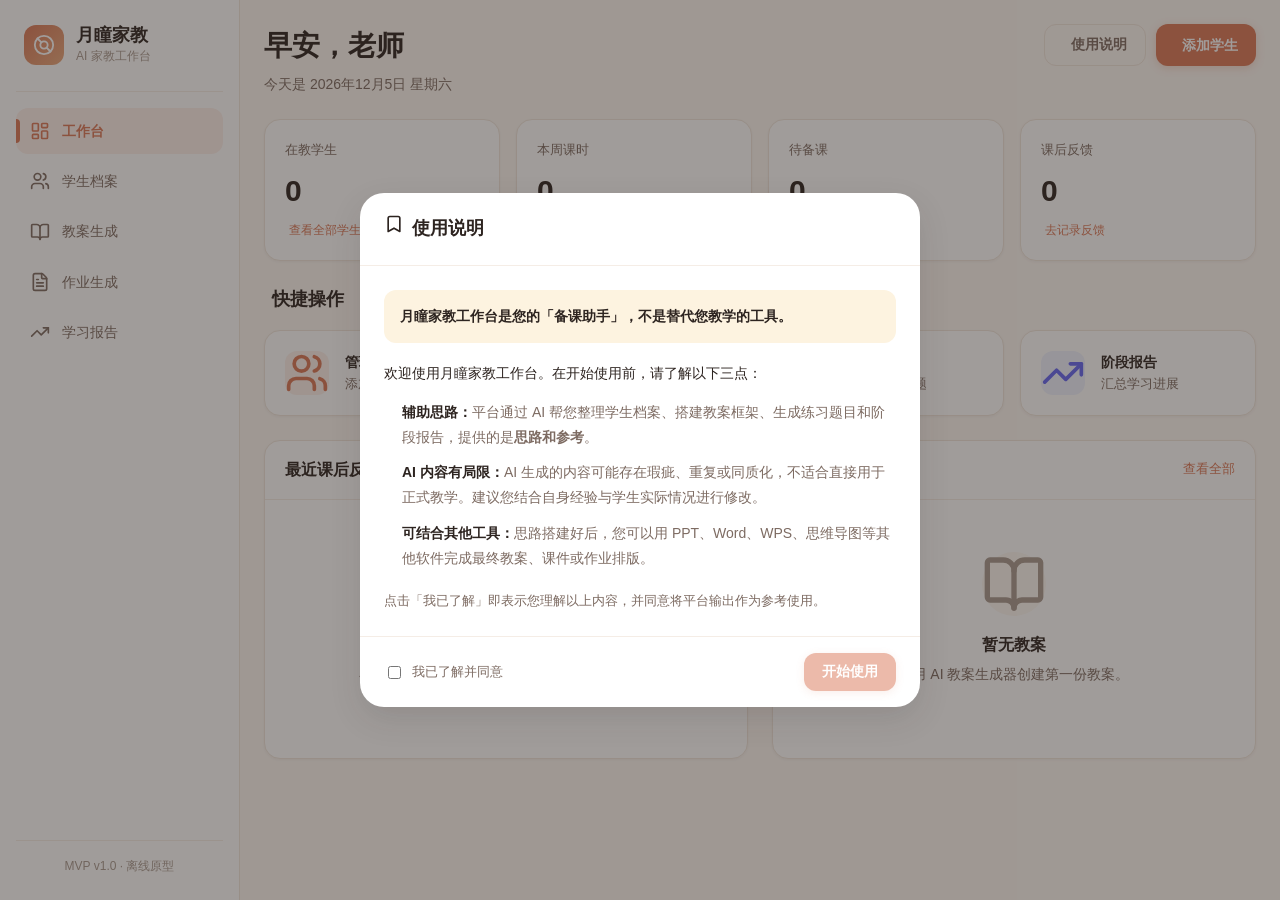
<file: index.html>
<!DOCTYPE html>
<html lang="zh-CN">
<head>
  <meta charset="UTF-8">
  <meta name="viewport" content="width=device-width, initial-scale=1.0, viewport-fit=cover">
  <title>工作台 · 月瞳家教工作台</title>
  <link rel="stylesheet" href="styles.css">
</head>
<body data-page="dashboard">
  <!-- App Shell: Sidebar -->
  <aside class="app-nav">
    <div class="brand">
      <div class="brand-icon" aria-hidden="true">
        <svg width="22" height="22" viewBox="0 0 24 24" fill="none" stroke="currentColor" stroke-width="2" stroke-linecap="round" stroke-linejoin="round"><circle cx="12" cy="12" r="10"/><circle cx="12" cy="12" r="4"/><path d="m4.93 4.93 4.24 4.24"/><path d="m14.83 14.83 4.24 4.24"/></svg>
      </div>
      <div>
        <div class="brand-title">月瞳家教</div>
        <div class="brand-subtitle">AI 家教工作台</div>
      </div>
    </div>
    <nav class="nav-list" aria-label="主导航">
      <a href="index.html" data-nav="dashboard"><span class="nav-icon" data-icon="layout-dashboard"></span>工作台</a>
      <a href="students.html" data-nav="students"><span class="nav-icon" data-icon="users"></span>学生档案</a>
      <a href="lesson-plan.html" data-nav="lesson-plan"><span class="nav-icon" data-icon="book-open"></span>教案生成</a>
      <a href="homework.html" data-nav="homework"><span class="nav-icon" data-icon="file-text"></span>作业生成</a>
      <a href="report.html" data-nav="report"><span class="nav-icon" data-icon="trending-up"></span>学习报告</a>
    </nav>
    <div class="nav-footer">MVP v1.0 · 离线原型</div>
  </aside>

  <!-- App Shell: Bottom Nav (mobile) -->
  <nav class="bottom-nav" aria-label="底部导航">
    <div class="bottom-nav-inner">
      <a href="index.html" data-nav="dashboard"><span data-icon="layout-dashboard"></span>工作台</a>
      <a href="students.html" data-nav="students"><span data-icon="users"></span>学生</a>
      <a href="lesson-plan.html" data-nav="lesson-plan"><span data-icon="book-open"></span>教案</a>
      <a href="homework.html" data-nav="homework"><span data-icon="file-text"></span>作业</a>
      <a href="report.html" data-nav="report"><span data-icon="trending-up"></span>报告</a>
    </div>
  </nav>

  <main class="app-content">
    <div class="container">
      <header class="page-header animate-fade-up">
        <div>
          <h1 class="page-title">早安，老师</h1>
          <p class="page-desc" id="today-date">今天是 2026年9月10日 星期四</p>
        </div>
        <div style="display: flex; gap: 10px; flex-wrap: wrap;">
          <button class="btn btn-ghost" onclick="showDisclaimer()"><span data-icon="bookmark"></span>使用说明</button>
          <a href="students.html" class="btn btn-primary"><span data-icon="plus"></span>添加学生</a>
        </div>
      </header>

      <section class="stat-grid animate-fade-up stagger-1" id="stat-cards">
        <a href="students.html" class="card stat-card stat-card-clickable" title="查看学生档案">
          <div class="stat-label">在教学生</div>
          <div class="stat-value" id="stat-students">0</div>
          <div class="stat-delta"><span data-icon="users"></span>查看全部学生</div>
        </a>
        <a href="students.html" class="card stat-card stat-card-clickable" title="查看课时记录">
          <div class="stat-label">本周课时</div>
          <div class="stat-value" id="stat-classes">0</div>
          <div class="stat-delta"><span data-icon="clock"></span>查看课时记录</div>
        </a>
        <a href="lesson-plan.html" class="card stat-card stat-card-clickable" title="去备课">
          <div class="stat-label">待备课</div>
          <div class="stat-value" id="stat-plans">0</div>
          <div class="stat-delta"><span data-icon="book-open"></span>去生成教案</div>
        </a>
        <a href="students.html" class="card stat-card stat-card-clickable" title="记录课后反馈">
          <div class="stat-label">课后反馈</div>
          <div class="stat-value" id="stat-feedbacks">0</div>
          <div class="stat-delta"><span data-icon="message-circle"></span>去记录反馈</div>
        </a>
      </section>

      <section class="animate-fade-up stagger-2 mb-24">
        <h2 class="section-title"><span data-icon="sparkles"></span>快捷操作</h2>
        <div style="display: grid; grid-template-columns: repeat(auto-fit, minmax(200px, 1fr)); gap: 16px;">
          <a href="students.html" class="card card-hover" style="padding: 20px; display: flex; align-items: center; gap: 16px;">
            <div style="width: 44px; height: 44px; border-radius: 12px; background: var(--primary-soft); color: var(--primary); display: flex; align-items: center; justify-content: center;" data-icon="users"></div>
            <div>
              <div class="font-semibold">管理学生</div>
              <div class="text-sub" style="font-size: 13px;">添加画像与课后反馈</div>
            </div>
          </a>
          <a href="lesson-plan.html" class="card card-hover" style="padding: 20px; display: flex; align-items: center; gap: 16px;">
            <div style="width: 44px; height: 44px; border-radius: 12px; background: var(--success-soft); color: var(--success); display: flex; align-items: center; justify-content: center;" data-icon="book-open"></div>
            <div>
              <div class="font-semibold">生成教案</div>
              <div class="text-sub" style="font-size: 13px;">AI 一键备课</div>
            </div>
          </a>
          <a href="homework.html" class="card card-hover" style="padding: 20px; display: flex; align-items: center; gap: 16px;">
            <div style="width: 44px; height: 44px; border-radius: 12px; background: var(--warning-soft); color: var(--warning); display: flex; align-items: center; justify-content: center;" data-icon="file-text"></div>
            <div>
              <div class="font-semibold">布置作业</div>
              <div class="text-sub" style="font-size: 13px;">按知识点出题</div>
            </div>
          </a>
          <a href="report.html" class="card card-hover" style="padding: 20px; display: flex; align-items: center; gap: 16px;">
            <div style="width: 44px; height: 44px; border-radius: 12px; background: #EEF2FF; color: #6366F1; display: flex; align-items: center; justify-content: center;" data-icon="trending-up"></div>
            <div>
              <div class="font-semibold">阶段报告</div>
              <div class="text-sub" style="font-size: 13px;">汇总学习进展</div>
            </div>
          </a>
        </div>
      </section>

      <div style="display: grid; grid-template-columns: 1fr 1fr; gap: 24px;">
        <section class="card animate-fade-up stagger-3" style="overflow: hidden;">
          <div class="card-header">
            <h2 class="card-title">最近课后反馈</h2>
            <a href="students.html" class="text-primary font-medium" style="font-size: 13px;">查看全部</a>
          </div>
          <div class="card-body" id="recent-feedbacks">
            <div class="empty-state" style="padding: 32px 16px;">
              <div class="empty-icon" data-icon="message-circle"></div>
              <div class="empty-title">暂无反馈</div>
              <div class="empty-desc">在学生档案中记录课后反馈后，将在这里显示。</div>
            </div>
          </div>
        </section>

        <section class="card animate-fade-up stagger-4" style="overflow: hidden;">
          <div class="card-header">
            <h2 class="card-title">最近教案</h2>
            <a href="lesson-plan.html" class="text-primary font-medium" style="font-size: 13px;">查看全部</a>
          </div>
          <div class="card-body" id="recent-plans">
            <div class="empty-state" style="padding: 32px 16px;">
              <div class="empty-icon" data-icon="book-open"></div>
              <div class="empty-title">暂无教案</div>
              <div class="empty-desc">使用 AI 教案生成器创建第一份教案。</div>
            </div>
          </div>
        </section>
      </div>
    </div>
  </main>

  <!-- 使用说明 / 免责声明弹窗 -->
  <div class="overlay" id="disclaimer-modal">
    <div class="modal" style="max-width: 560px;">
      <div class="modal-header">
        <h2 class="modal-title"><span data-icon="bookmark"></span>使用说明</h2>
        <button class="close-btn" onclick="closeDisclaimer()" aria-label="关闭"><span data-icon="x"></span></button>
      </div>
      <div class="modal-body" style="line-height: 1.8;">
        <div style="background: var(--warning-soft); border-radius: var(--radius-md); padding: 14px 16px; margin-bottom: 18px; color: var(--text);">
          <strong>月瞳家教工作台是您的「备课助手」，不是替代您教学的工具。</strong>
        </div>
        <p style="margin-bottom: 14px; color: var(--text);">欢迎使用月瞳家教工作台。在开始使用前，请了解以下三点：</p>
        <ol style="padding-left: 18px; margin-bottom: 18px; color: var(--text-sub);">
          <li style="margin-bottom: 10px;"><strong style="color: var(--text);">辅助思路：</strong>平台通过 AI 帮您整理学生档案、搭建教案框架、生成练习题目和阶段报告，提供的是<strong>思路和参考</strong>。</li>
          <li style="margin-bottom: 10px;"><strong style="color: var(--text);">AI 内容有局限：</strong>AI 生成的内容可能存在瑕疵、重复或同质化，不适合直接用于正式教学。建议您结合自身经验与学生实际情况进行修改。</li>
          <li style="margin-bottom: 10px;"><strong style="color: var(--text);">可结合其他工具：</strong>思路搭建好后，您可以用 PPT、Word、WPS、思维导图等其他软件完成最终教案、课件或作业排版。</li>
        </ol>
        <p style="color: var(--text-sub); font-size: 13px;">点击「我已了解」即表示您理解以上内容，并同意将平台输出作为参考使用。</p>
      </div>
      <div class="modal-footer" style="justify-content: space-between;">
        <label style="display: flex; align-items: center; gap: 8px; font-size: 13px; color: var(--text-sub); cursor: pointer;">
          <input type="checkbox" id="disclaimer-agree"> 我已了解并同意
        </label>
        <button class="btn btn-primary" id="disclaimer-confirm" onclick="acceptDisclaimer()" disabled>开始使用</button>
      </div>
    </div>
  </div>

  <script src="mock.js"></script>
  <script src="api.js"></script>
  <script src="app.js"></script>
  <script>
    (function () {
      // Render inline icons
      document.querySelectorAll('[data-icon]').forEach((el) => {
        const name = el.dataset.icon;
        const svg = window.YTIcon(name);
        if (svg) el.innerHTML = svg;
      });

      // Today date
      const weekdays = ['星期日', '星期一', '星期二', '星期三', '星期四', '星期五', '星期六'];
      const d = new Date();
      document.getElementById('today-date').textContent =
        `今天是 ${d.getFullYear()}年${d.getMonth() + 1}月${d.getDate()}日 ${weekdays[d.getDay()]}`;

      // Load stats
      const students = window.YTData.DB.students;
      const feedbacks = students.reduce((sum, s) => sum + s.feedbacks.length, 0);
      const plans = window.YTData.DB.lessonPlans.length;
      document.getElementById('stat-students').textContent = students.length;
      document.getElementById('stat-classes').textContent = feedbacks;
      document.getElementById('stat-plans').textContent = plans;
      document.getElementById('stat-feedbacks').textContent = feedbacks;

      // Recent feedbacks
      const allFeedbacks = students.flatMap((s) => s.feedbacks.map((f) => ({ ...f, studentName: s.name }))).sort((a, b) => b.date.localeCompare(a.date));
      const fbContainer = document.getElementById('recent-feedbacks');
      if (allFeedbacks.length) {
        fbContainer.innerHTML = allFeedbacks.slice(0, 4).map((f) => `
          <div style="padding: 14px 0; border-bottom: 1px solid var(--divider);">
            <div style="display: flex; justify-content: space-between; margin-bottom: 6px;">
              <span class="font-semibold">${f.studentName}</span>
              <span class="text-muted" style="font-size: 12px;">${f.date}</span>
            </div>
            <div class="text-sub" style="font-size: 13px; line-height: 1.5; display: -webkit-box; -webkit-line-clamp: 2; -webkit-box-orient: vertical; overflow: hidden;">${f.content}</div>
          </div>
        `).join('');
      }

      // Recent lesson plans
      const recentPlans = window.YTData.DB.lessonPlans.slice(0, 4);
      const planContainer = document.getElementById('recent-plans');
      if (recentPlans.length) {
        planContainer.innerHTML = recentPlans.map((p) => `
          <a href="lesson-plan.html?id=${p.id}" style="display: block; padding: 14px 0; border-bottom: 1px solid var(--divider);">
            <div style="display: flex; justify-content: space-between; margin-bottom: 4px;">
              <span class="font-semibold">${p.topic}</span>
              <span class="text-muted" style="font-size: 12px;">${p.createdAt}</span>
            </div>
            <div class="text-sub" style="font-size: 13px;">${p.studentName} · ${p.objectives.slice(0, 30)}...</div>
          </a>
        `).join('');
      }

      // 使用说明弹窗
      const agreeCheckbox = document.getElementById('disclaimer-agree');
      const confirmBtn = document.getElementById('disclaimer-confirm');
      agreeCheckbox.addEventListener('change', () => {
        confirmBtn.disabled = !agreeCheckbox.checked;
      });

      window.showDisclaimer = function () {
        agreeCheckbox.checked = false;
        confirmBtn.disabled = true;
        window.YTModal.open('#disclaimer-modal');
      };

      window.closeDisclaimer = function () {
        window.YTModal.close('#disclaimer-modal');
      };

      window.acceptDisclaimer = function () {
        if (!agreeCheckbox.checked) return;
        localStorage.setItem('yuetong_seen_disclaimer', '1');
        window.YTModal.close('#disclaimer-modal');
      };

      if (!localStorage.getItem('yuetong_seen_disclaimer')) {
        window.showDisclaimer();
      }
    })();
  </script>
</body>
</html>
</file>
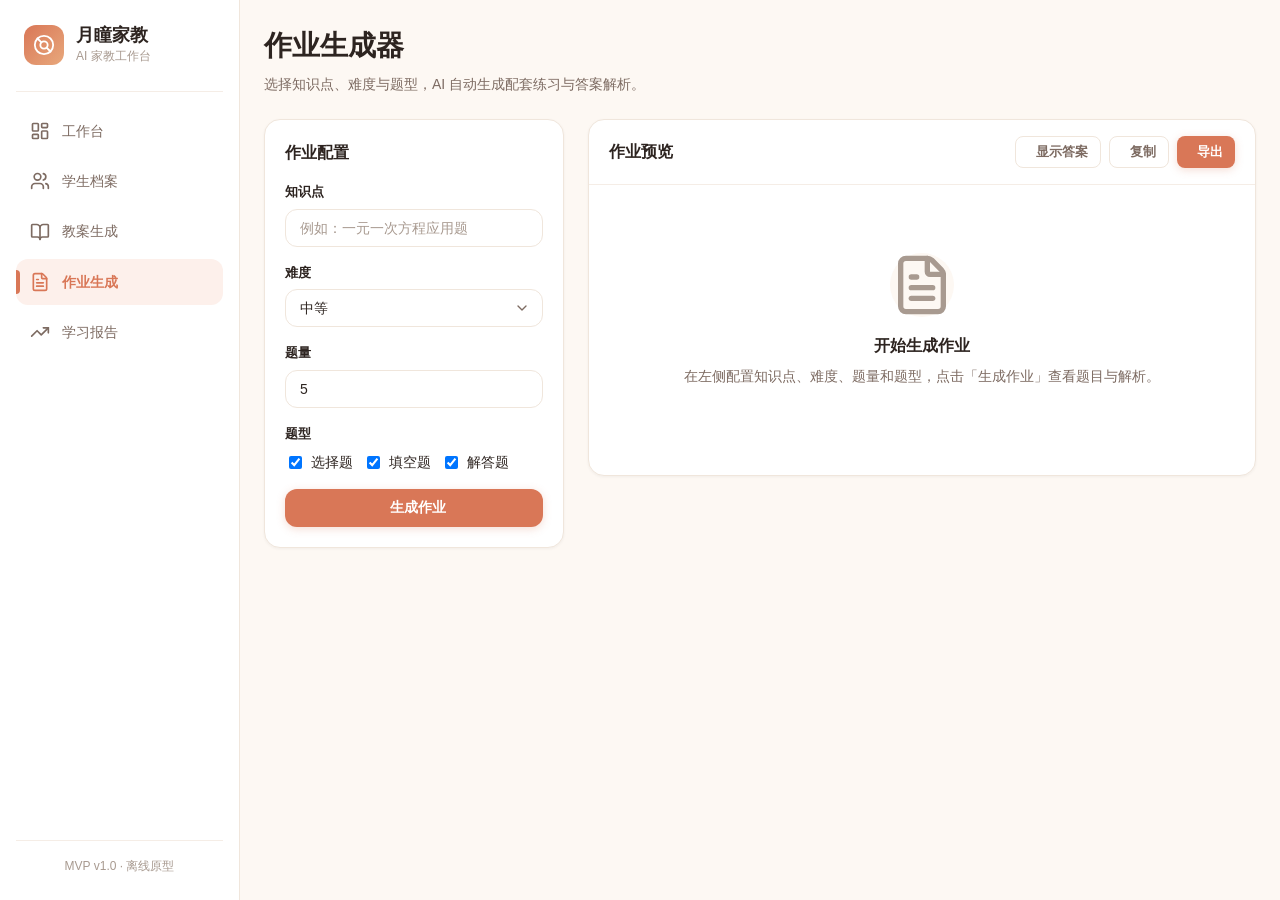
<file: homework.html>
<!DOCTYPE html>
<html lang="zh-CN">
<head>
  <meta charset="UTF-8">
  <meta name="viewport" content="width=device-width, initial-scale=1.0, viewport-fit=cover">
  <title>作业生成 · 月瞳家教工作台</title>
  <link rel="stylesheet" href="styles.css">
</head>
<body data-page="homework">
  <!-- App Shell: Sidebar -->
  <aside class="app-nav">
    <div class="brand">
      <div class="brand-icon" aria-hidden="true">
        <svg width="22" height="22" viewBox="0 0 24 24" fill="none" stroke="currentColor" stroke-width="2" stroke-linecap="round" stroke-linejoin="round"><circle cx="12" cy="12" r="10"/><circle cx="12" cy="12" r="4"/><path d="m4.93 4.93 4.24 4.24"/><path d="m14.83 14.83 4.24 4.24"/></svg>
      </div>
      <div>
        <div class="brand-title">月瞳家教</div>
        <div class="brand-subtitle">AI 家教工作台</div>
      </div>
    </div>
    <nav class="nav-list" aria-label="主导航">
      <a href="index.html" data-nav="dashboard"><span class="nav-icon" data-icon="layout-dashboard"></span>工作台</a>
      <a href="students.html" data-nav="students"><span class="nav-icon" data-icon="users"></span>学生档案</a>
      <a href="lesson-plan.html" data-nav="lesson-plan"><span class="nav-icon" data-icon="book-open"></span>教案生成</a>
      <a href="homework.html" data-nav="homework"><span class="nav-icon" data-icon="file-text"></span>作业生成</a>
      <a href="report.html" data-nav="report"><span class="nav-icon" data-icon="trending-up"></span>学习报告</a>
    </nav>
    <div class="nav-footer">MVP v1.0 · 离线原型</div>
  </aside>

  <!-- App Shell: Bottom Nav (mobile) -->
  <nav class="bottom-nav" aria-label="底部导航">
    <div class="bottom-nav-inner">
      <a href="index.html" data-nav="dashboard"><span data-icon="layout-dashboard"></span>工作台</a>
      <a href="students.html" data-nav="students"><span data-icon="users"></span>学生</a>
      <a href="lesson-plan.html" data-nav="lesson-plan"><span data-icon="book-open"></span>教案</a>
      <a href="homework.html" data-nav="homework"><span data-icon="file-text"></span>作业</a>
      <a href="report.html" data-nav="report"><span data-icon="trending-up"></span>报告</a>
    </div>
  </nav>

  <main class="app-content">
    <div class="container">
      <header class="page-header animate-fade-up">
        <div>
          <h1 class="page-title">作业生成器</h1>
          <p class="page-desc">选择知识点、难度与题型，AI 自动生成配套练习与答案解析。</p>
        </div>
      </header>

      <div class="page-layout sidebar-narrow">
        <aside class="animate-fade-up stagger-1">
          <div class="card">
            <div class="card-body">
              <h2 class="card-title mb-16">作业配置</h2>
              <div class="form-group">
                <label class="form-label" for="hw-topic">知识点</label>
                <input type="text" id="hw-topic" class="input" placeholder="例如：一元一次方程应用题">
              </div>
              <div class="form-group">
                <label class="form-label" for="hw-difficulty">难度</label>
                <select id="hw-difficulty" class="select">
                  <option value="基础">基础</option>
                  <option value="中等" selected>中等</option>
                  <option value="提高">提高</option>
                </select>
              </div>
              <div class="form-group">
                <label class="form-label" for="hw-count">题量</label>
                <input type="number" id="hw-count" class="input" value="5" min="1" max="20">
              </div>
              <div class="form-group">
                <label class="form-label">题型</label>
                <div style="display: flex; flex-wrap: wrap; gap: 10px;">
                  <label style="display: flex; align-items: center; gap: 6px; cursor: pointer;">
                    <input type="checkbox" class="hw-type" value="选择题" checked> 选择题
                  </label>
                  <label style="display: flex; align-items: center; gap: 6px; cursor: pointer;">
                    <input type="checkbox" class="hw-type" value="填空题" checked> 填空题
                  </label>
                  <label style="display: flex; align-items: center; gap: 6px; cursor: pointer;">
                    <input type="checkbox" class="hw-type" value="解答题" checked> 解答题
                  </label>
                </div>
              </div>
              <button class="btn btn-primary w-full" id="generate-hw-btn" onclick="generateHomework()">
                <span data-icon="sparkles"></span>生成作业
              </button>
            </div>
          </div>
        </aside>

        <section class="card animate-fade-up stagger-2" id="homework-card">
          <div class="card-header">
            <h2 class="card-title" id="hw-title">作业预览</h2>
            <div style="display: flex; gap: 8px;">
              <button class="btn btn-ghost btn-sm" onclick="toggleAnswers()">
                <span id="toggle-answer-icon" data-icon="bookmark"></span><span id="toggle-answer-text">显示答案</span>
              </button>
              <button class="btn btn-ghost btn-sm" onclick="copyHomework()"><span data-icon="copy"></span>复制</button>
              <button class="btn btn-primary btn-sm" onclick="exportHomework()"><span data-icon="download"></span>导出</button>
            </div>
          </div>
          <div class="card-body">
            <div id="empty-homework">
              <div class="empty-state">
                <div class="empty-icon" data-icon="file-text"></div>
                <div class="empty-title">开始生成作业</div>
                <div class="empty-desc">在左侧配置知识点、难度、题量和题型，点击「生成作业」查看题目与解析。</div>
              </div>
            </div>

            <div id="loading-homework" class="hidden">
              <div class="loading-state">
                <div class="loader"></div>
                <div>AI 正在出题，请稍候...</div>
              </div>
            </div>

            <div id="homework-result" class="hidden">
              <div style="display: flex; gap: 8px; margin-bottom: 16px; flex-wrap: wrap;">
                <span class="tag tag-primary" id="hw-tag-topic"></span>
                <span class="tag tag-warning" id="hw-tag-difficulty"></span>
                <span class="tag tag-secondary" id="hw-tag-count"></span>
              </div>
              <div id="questions-list"></div>
            </div>
          </div>
        </section>
      </div>
    </div>
  </main>

  <script src="mock.js"></script>
  <script src="api.js"></script>
  <script src="app.js"></script>
  <script>
    (function () {
      document.querySelectorAll('[data-icon]').forEach((el) => {
        const name = el.dataset.icon;
        const svg = window.YTIcon(name);
        if (svg) el.innerHTML = svg;
      });

      let currentHomework = null;
      let showAnswers = false;

      window.generateHomework = async function () {
        const topic = document.getElementById('hw-topic').value.trim();
        if (!topic) {
          window.YTToast('请输入知识点', 'error');
          return;
        }
        const difficulty = document.getElementById('hw-difficulty').value;
        const count = parseInt(document.getElementById('hw-count').value, 10) || 5;
        const types = Array.from(document.querySelectorAll('.hw-type:checked')).map((cb) => cb.value);
        if (!types.length) {
          window.YTToast('请至少选择一种题型', 'error');
          return;
        }

        document.getElementById('empty-homework').classList.add('hidden');
        document.getElementById('homework-result').classList.add('hidden');
        document.getElementById('loading-homework').classList.remove('hidden');

        const res = await window.YTApi.generateHomework({ topic, difficulty, count, types });
        currentHomework = res.data;
        showAnswers = false;
        renderHomework();

        document.getElementById('loading-homework').classList.add('hidden');
        document.getElementById('homework-result').classList.remove('hidden');
      };

      function renderHomework() {
        if (!currentHomework) return;
        document.getElementById('hw-title').textContent = `${currentHomework.topic} · 作业`;
        document.getElementById('hw-tag-topic').textContent = currentHomework.topic;
        document.getElementById('hw-tag-difficulty').textContent = currentHomework.difficulty;
        document.getElementById('hw-tag-count').textContent = `共 ${currentHomework.count} 题`;
        document.getElementById('toggle-answer-text').textContent = showAnswers ? '隐藏答案' : '显示答案';

        document.getElementById('questions-list').innerHTML = currentHomework.questions.map((q) => `
          <div style="padding: 18px 0; border-bottom: 1px solid var(--divider);">
            <div style="display: flex; gap: 10px; margin-bottom: 8px;">
              <span class="tag tag-secondary">${q.type}</span>
              <span class="text-muted" style="font-size: 13px;">第 ${q.number} 题</span>
            </div>
            <div style="font-size: 15px; color: var(--text); line-height: 1.7; margin-bottom: 12px;">${q.question}</div>
            <div class="answer-block ${showAnswers ? '' : 'hidden'}" style="background: var(--surface-elevated); border-radius: var(--radius-md); padding: 14px;">
              <div style="font-size: 13px; color: var(--success); font-weight: 600; margin-bottom: 6px;">答案</div>
              <div style="font-size: 14px; color: var(--text); margin-bottom: 10px;">${q.answer}</div>
              <div style="font-size: 13px; color: var(--primary); font-weight: 600; margin-bottom: 6px;">解析</div>
              <div style="font-size: 14px; color: var(--text-sub); line-height: 1.6;">${q.analysis}</div>
            </div>
          </div>
        `).join('');
      }

      window.toggleAnswers = function () {
        showAnswers = !showAnswers;
        renderHomework();
      };

      window.copyHomework = function () {
        if (!currentHomework) return;
        const text = [
          `${currentHomework.topic} 作业（${currentHomework.difficulty} · 共${currentHomework.count}题）`,
          ...currentHomework.questions.map((q) => `\n第${q.number}题【${q.type}】\n${q.question}\n答案：${q.answer}\n解析：${q.analysis}`)
        ].join('\n');
        window.YTCopy(text);
      };

      window.exportHomework = function () {
        if (!currentHomework) return;
        const lines = [
          `${currentHomework.topic} 作业`,
          `难度：${currentHomework.difficulty}    题量：${currentHomework.count}题`,
          '',
          ...currentHomework.questions.map((q, i) => [
            `${i + 1}.【${q.type}】${q.question}`,
            `答案：${q.answer}`,
            `解析：${q.analysis}`,
            ''
          ].join('\n'))
        ];
        window.YTDownload(lines.join('\n'), `${currentHomework.topic}_作业.txt`, 'text/plain;charset=utf-8');
        window.YTToast('作业已导出');
      };
    })();
  </script>
</body>
</html>
</file>
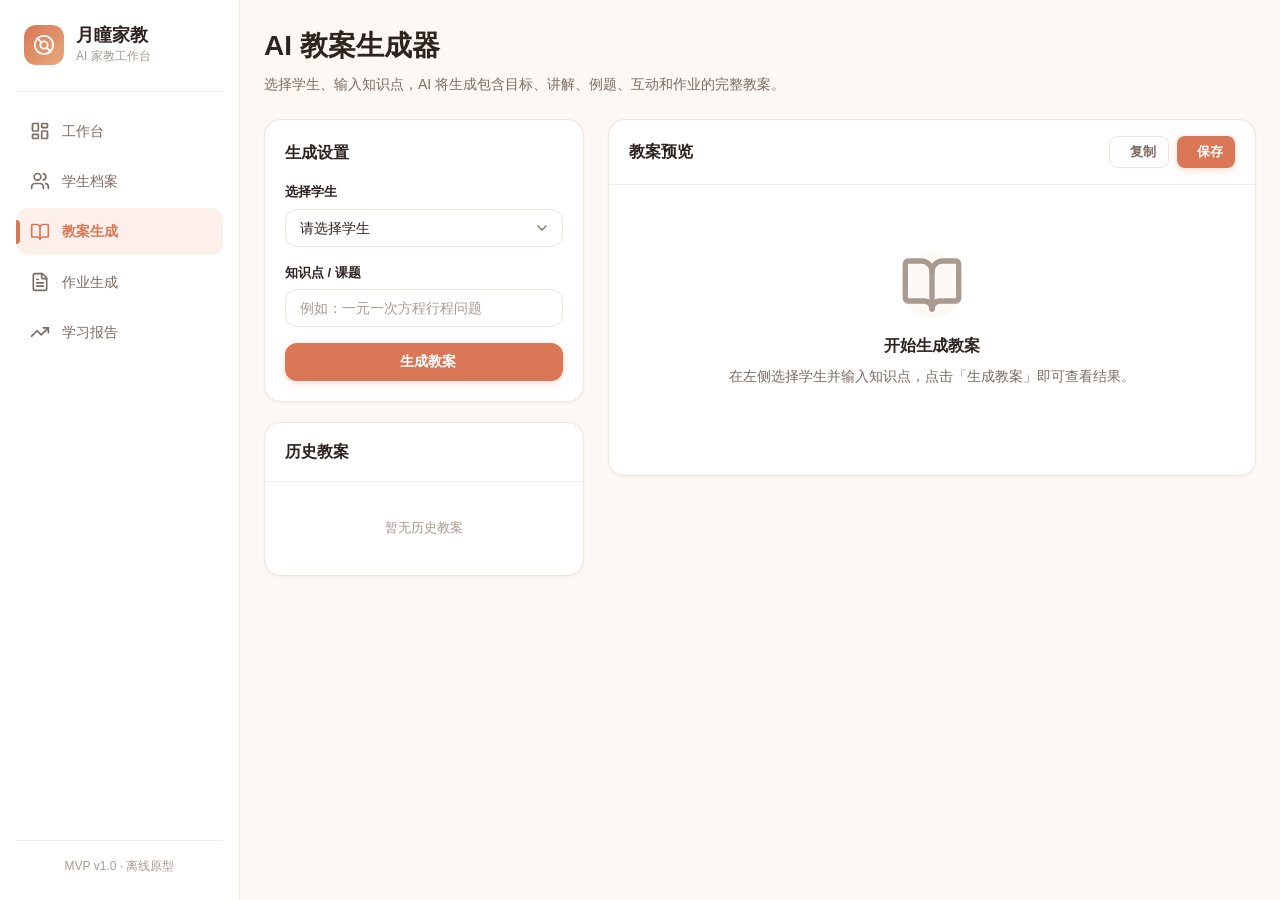
<file: lesson-plan.html>
<!DOCTYPE html>
<html lang="zh-CN">
<head>
  <meta charset="UTF-8">
  <meta name="viewport" content="width=device-width, initial-scale=1.0, viewport-fit=cover">
  <title>教案生成 · 月瞳家教工作台</title>
  <link rel="stylesheet" href="styles.css">
</head>
<body data-page="lesson-plan">
  <!-- App Shell: Sidebar -->
  <aside class="app-nav">
    <div class="brand">
      <div class="brand-icon" aria-hidden="true">
        <svg width="22" height="22" viewBox="0 0 24 24" fill="none" stroke="currentColor" stroke-width="2" stroke-linecap="round" stroke-linejoin="round"><circle cx="12" cy="12" r="10"/><circle cx="12" cy="12" r="4"/><path d="m4.93 4.93 4.24 4.24"/><path d="m14.83 14.83 4.24 4.24"/></svg>
      </div>
      <div>
        <div class="brand-title">月瞳家教</div>
        <div class="brand-subtitle">AI 家教工作台</div>
      </div>
    </div>
    <nav class="nav-list" aria-label="主导航">
      <a href="index.html" data-nav="dashboard"><span class="nav-icon" data-icon="layout-dashboard"></span>工作台</a>
      <a href="students.html" data-nav="students"><span class="nav-icon" data-icon="users"></span>学生档案</a>
      <a href="lesson-plan.html" data-nav="lesson-plan"><span class="nav-icon" data-icon="book-open"></span>教案生成</a>
      <a href="homework.html" data-nav="homework"><span class="nav-icon" data-icon="file-text"></span>作业生成</a>
      <a href="report.html" data-nav="report"><span class="nav-icon" data-icon="trending-up"></span>学习报告</a>
    </nav>
    <div class="nav-footer">MVP v1.0 · 离线原型</div>
  </aside>

  <!-- App Shell: Bottom Nav (mobile) -->
  <nav class="bottom-nav" aria-label="底部导航">
    <div class="bottom-nav-inner">
      <a href="index.html" data-nav="dashboard"><span data-icon="layout-dashboard"></span>工作台</a>
      <a href="students.html" data-nav="students"><span data-icon="users"></span>学生</a>
      <a href="lesson-plan.html" data-nav="lesson-plan"><span data-icon="book-open"></span>教案</a>
      <a href="homework.html" data-nav="homework"><span data-icon="file-text"></span>作业</a>
      <a href="report.html" data-nav="report"><span data-icon="trending-up"></span>报告</a>
    </div>
  </nav>

  <main class="app-content">
    <div class="container">
      <header class="page-header animate-fade-up">
        <div>
          <h1 class="page-title">AI 教案生成器</h1>
          <p class="page-desc">选择学生、输入知识点，AI 将生成包含目标、讲解、例题、互动和作业的完整教案。</p>
        </div>
      </header>

      <div class="page-layout">
        <!-- Left: Form + History -->
        <aside class="animate-fade-up stagger-1">
          <div class="card" style="margin-bottom: 20px;">
            <div class="card-body">
              <h2 class="card-title mb-16">生成设置</h2>
              <div class="form-group">
                <label class="form-label" for="lp-student">选择学生</label>
                <select id="lp-student" class="select">
                  <option value="">请选择学生</option>
                </select>
              </div>
              <div class="form-group">
                <label class="form-label" for="lp-topic">知识点 / 课题</label>
                <input type="text" id="lp-topic" class="input" placeholder="例如：一元一次方程行程问题">
              </div>
              <button class="btn btn-primary w-full" id="generate-btn" onclick="generatePlan()">
                <span data-icon="sparkles"></span>生成教案
              </button>
            </div>
          </div>

          <div class="card">
            <div class="card-header">
              <h2 class="card-title">历史教案</h2>
            </div>
            <div class="card-body" id="history-list">
              <div class="text-muted text-center" style="font-size: 13px; padding: 16px 0;">暂无历史教案</div>
            </div>
          </div>
        </aside>

        <!-- Right: Editor / Preview -->
        <section class="card animate-fade-up stagger-2" id="editor-card">
          <div class="card-header">
            <h2 class="card-title" id="editor-title">教案预览</h2>
            <div style="display: flex; gap: 8px;">
              <button class="btn btn-ghost btn-sm" id="copy-btn" onclick="copyPlan()"><span data-icon="copy"></span>复制</button>
              <button class="btn btn-primary btn-sm" id="save-btn" onclick="savePlan()"><span data-icon="save"></span>保存</button>
            </div>
          </div>
          <div class="card-body">
            <div id="empty-editor">
              <div class="empty-state">
                <div class="empty-icon" data-icon="book-open"></div>
                <div class="empty-title">开始生成教案</div>
                <div class="empty-desc">在左侧选择学生并输入知识点，点击「生成教案」即可查看结果。</div>
              </div>
            </div>

            <div id="loading-editor" class="hidden">
              <div class="loading-state">
                <div class="loader"></div>
                <div>AI 正在备课，请稍候...</div>
              </div>
            </div>

            <div id="plan-editor" class="hidden">
              <input type="hidden" id="plan-id">
              <div class="form-group">
                <label class="form-label">课题</label>
                <input type="text" id="plan-topic" class="input">
              </div>
              <div class="form-group">
                <label class="form-label">教学目标</label>
                <textarea id="plan-objectives" class="textarea" rows="3"></textarea>
              </div>
              <div class="form-group">
                <label class="form-label">知识点讲解</label>
                <textarea id="plan-explanation" class="textarea" rows="5"></textarea>
              </div>
              <div class="form-group">
                <label class="form-label">典型例题</label>
                <textarea id="plan-examples" class="textarea" rows="5"></textarea>
              </div>
              <div class="form-group">
                <label class="form-label">互动设计</label>
                <textarea id="plan-interaction" class="textarea" rows="3"></textarea>
              </div>
              <div class="form-group">
                <label class="form-label">课后作业</label>
                <textarea id="plan-homework" class="textarea" rows="3"></textarea>
              </div>
            </div>
          </div>
        </section>
      </div>
    </div>
  </main>

  <script src="mock.js"></script>
  <script src="api.js"></script>
  <script src="app.js"></script>
  <script>
    (function () {
      document.querySelectorAll('[data-icon]').forEach((el) => {
        const name = el.dataset.icon;
        const svg = window.YTIcon(name);
        if (svg) el.innerHTML = svg;
      });

      let currentPlan = null;

      function populateStudents() {
        const select = document.getElementById('lp-student');
        select.innerHTML = '<option value="">请选择学生</option>' +
          window.YTData.DB.students.map((s) => `<option value="${s.id}">${s.name} · ${s.grade}${s.subject}</option>`).join('');
      }

      function renderHistory() {
        const list = document.getElementById('history-list');
        const plans = window.YTData.DB.lessonPlans;
        if (!plans.length) {
          list.innerHTML = '<div class="text-muted text-center" style="font-size: 13px; padding: 16px 0;">暂无历史教案</div>';
          return;
        }
        list.innerHTML = plans.map((p) => `
          <div style="padding: 12px 0; border-bottom: 1px solid var(--divider); cursor: pointer;" onclick="loadPlan('${p.id}')">
            <div class="font-medium" style="font-size: 13px; margin-bottom: 4px;">${p.topic}</div>
            <div class="text-sub" style="font-size: 12px;">${p.studentName} · ${p.createdAt}</div>
          </div>
        `).join('');
      }

      window.generatePlan = async function () {
        const studentId = document.getElementById('lp-student').value;
        const topic = document.getElementById('lp-topic').value.trim();
        if (!studentId || !topic) {
          window.YTToast('请选择学生并输入知识点', 'error');
          return;
        }
        document.getElementById('empty-editor').classList.add('hidden');
        document.getElementById('plan-editor').classList.add('hidden');
        document.getElementById('loading-editor').classList.remove('hidden');

        const res = await window.YTApi.generateLessonPlan({ studentId, topic });
        currentPlan = res.data;
        fillEditor(currentPlan);

        document.getElementById('loading-editor').classList.add('hidden');
        document.getElementById('plan-editor').classList.remove('hidden');
      };

      function fillEditor(plan) {
        document.getElementById('plan-id').value = plan.id;
        document.getElementById('plan-topic').value = plan.topic;
        document.getElementById('plan-objectives').value = plan.objectives;
        document.getElementById('plan-explanation').value = plan.explanation;
        document.getElementById('plan-examples').value = plan.examples;
        document.getElementById('plan-interaction').value = plan.interaction;
        document.getElementById('plan-homework').value = plan.homework;
        document.getElementById('editor-title').textContent = `${plan.studentName} · ${plan.topic}`;
      }

      window.loadPlan = function (id) {
        const plan = window.YTData.DB.lessonPlans.find((p) => p.id === id);
        if (!plan) return;
        currentPlan = plan;
        document.getElementById('empty-editor').classList.add('hidden');
        document.getElementById('loading-editor').classList.add('hidden');
        fillEditor(plan);
        document.getElementById('plan-editor').classList.remove('hidden');
      };

      window.savePlan = async function () {
        if (!currentPlan) return;
        const plan = {
          ...currentPlan,
          topic: document.getElementById('plan-topic').value,
          objectives: document.getElementById('plan-objectives').value,
          explanation: document.getElementById('plan-explanation').value,
          examples: document.getElementById('plan-examples').value,
          interaction: document.getElementById('plan-interaction').value,
          homework: document.getElementById('plan-homework').value
        };
        await window.YTApi.saveLessonPlan(plan);
        window.YTToast('教案已保存');
        renderHistory();
      };

      window.copyPlan = function () {
        if (!currentPlan) return;
        const text = [
          `课题：${currentPlan.topic}`,
          `学生：${currentPlan.studentName}`,
          `教学目标：\n${currentPlan.objectives}`,
          `知识点讲解：\n${currentPlan.explanation}`,
          `典型例题：\n${currentPlan.examples}`,
          `互动设计：\n${currentPlan.interaction}`,
          `课后作业：\n${currentPlan.homework}`
        ].join('\n\n');
        window.YTCopy(text);
      };

      // Pre-load plan from URL ?id=xxx
      const params = new URLSearchParams(location.search);
      const planId = params.get('id');
      if (planId) {
        setTimeout(() => window.loadPlan(planId), 0);
      }

      populateStudents();
      renderHistory();
    })();
  </script>
</body>
</html>
</file>
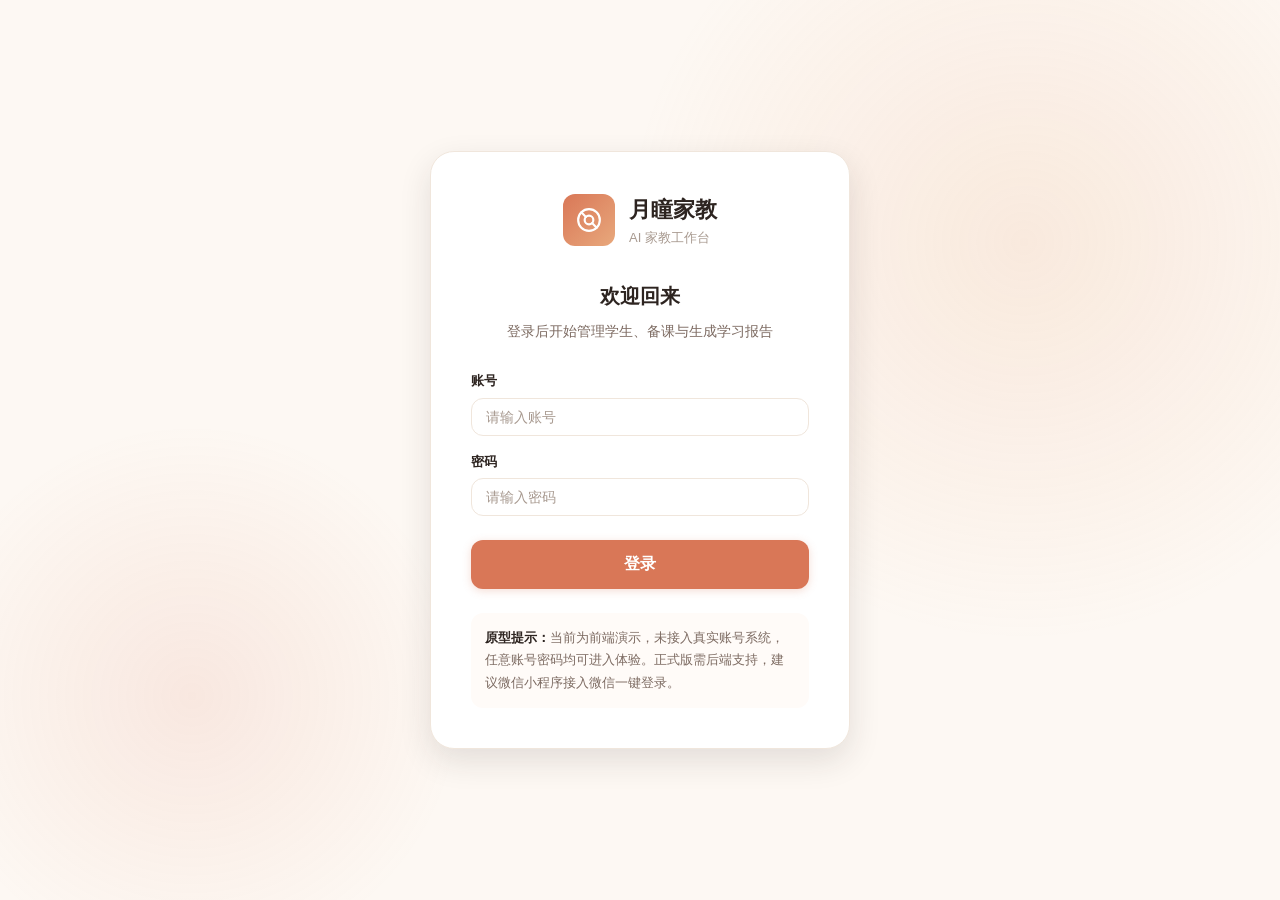
<file: login.html>
<!DOCTYPE html>
<html lang="zh-CN">
<head>
  <meta charset="UTF-8">
  <meta name="viewport" content="width=device-width, initial-scale=1.0, viewport-fit=cover">
  <title>登录 · 月瞳家教工作台</title>
  <link rel="stylesheet" href="styles.css">
  <style>
    .login-page {
      min-height: 100vh;
      display: flex;
      align-items: center;
      justify-content: center;
      padding: 24px;
      position: relative;
      overflow: hidden;
    }
    .login-page::before {
      content: "";
      position: fixed;
      top: -30%;
      right: -20%;
      width: 80vw;
      height: 80vw;
      background: radial-gradient(circle, rgba(232, 168, 124, 0.18) 0%, transparent 55%);
      pointer-events: none;
    }
    .login-page::after {
      content: "";
      position: fixed;
      bottom: -20%;
      left: -15%;
      width: 60vw;
      height: 60vw;
      background: radial-gradient(circle, rgba(217, 119, 87, 0.12) 0%, transparent 50%);
      pointer-events: none;
    }
    .login-card {
      background: var(--surface);
      border: 1px solid var(--border);
      border-radius: var(--radius-xl);
      box-shadow: var(--shadow-lg);
      width: 100%;
      max-width: 420px;
      padding: 40px;
      position: relative;
      z-index: 1;
    }
    .login-brand {
      display: flex;
      align-items: center;
      justify-content: center;
      gap: 14px;
      margin-bottom: 32px;
    }
    .login-brand-icon {
      width: 52px;
      height: 52px;
      border-radius: var(--radius-md);
      background: linear-gradient(135deg, var(--primary), var(--secondary));
      display: flex;
      align-items: center;
      justify-content: center;
      color: #fff;
    }
    .login-brand-text { text-align: left; }
    .login-brand-title { font-size: 22px; font-weight: 700; color: var(--text); }
    .login-brand-subtitle { font-size: 13px; color: var(--text-muted); }
    .login-title { font-size: 20px; font-weight: 600; text-align: center; margin-bottom: 8px; }
    .login-desc { font-size: 14px; color: var(--text-sub); text-align: center; margin-bottom: 28px; }
    .login-hint {
      margin-top: 24px;
      padding: 14px;
      background: var(--surface-elevated);
      border-radius: var(--radius-md);
      font-size: 13px;
      color: var(--text-sub);
      line-height: 1.7;
    }
    .login-hint strong { color: var(--text); }
    @media (max-width: 480px) {
      .login-card { padding: 28px 22px; }
    }
  </style>
</head>
<body>
  <div class="login-page">
    <div class="login-card animate-fade-up">
      <div class="login-brand">
        <div class="login-brand-icon" aria-hidden="true">
          <svg width="26" height="26" viewBox="0 0 24 24" fill="none" stroke="currentColor" stroke-width="2" stroke-linecap="round" stroke-linejoin="round"><circle cx="12" cy="12" r="10"/><circle cx="12" cy="12" r="4"/><path d="m4.93 4.93 4.24 4.24"/><path d="m14.83 14.83 4.24 4.24"/></svg>
        </div>
        <div class="login-brand-text">
          <div class="login-brand-title">月瞳家教</div>
          <div class="login-brand-subtitle">AI 家教工作台</div>
        </div>
      </div>

      <h1 class="login-title">欢迎回来</h1>
      <p class="login-desc">登录后开始管理学生、备课与生成学习报告</p>

      <form id="login-form" onsubmit="return handleLogin(event)">
        <div class="form-group">
          <label class="form-label" for="login-account">账号</label>
          <input type="text" id="login-account" class="input" placeholder="请输入账号">
        </div>
        <div class="form-group">
          <label class="form-label" for="login-password">密码</label>
          <input type="password" id="login-password" class="input" placeholder="请输入密码">
        </div>
        <button type="submit" class="btn btn-primary w-full btn-lg" style="margin-top: 8px;">登录</button>
      </form>

      <div class="login-hint">
        <strong>原型提示：</strong>当前为前端演示，未接入真实账号系统，任意账号密码均可进入体验。正式版需后端支持，建议微信小程序接入微信一键登录。
      </div>
    </div>
  </div>

  <script src="mock.js"></script>
  <script src="app.js"></script>
  <script>
    function handleLogin(e) {
      e.preventDefault();
      localStorage.setItem('yuetong_logged_in', '1');
      localStorage.removeItem('yuetong_seen_disclaimer');
      window.location.href = 'index.html';
      return false;
    }
  </script>
</body>
</html>
</file>
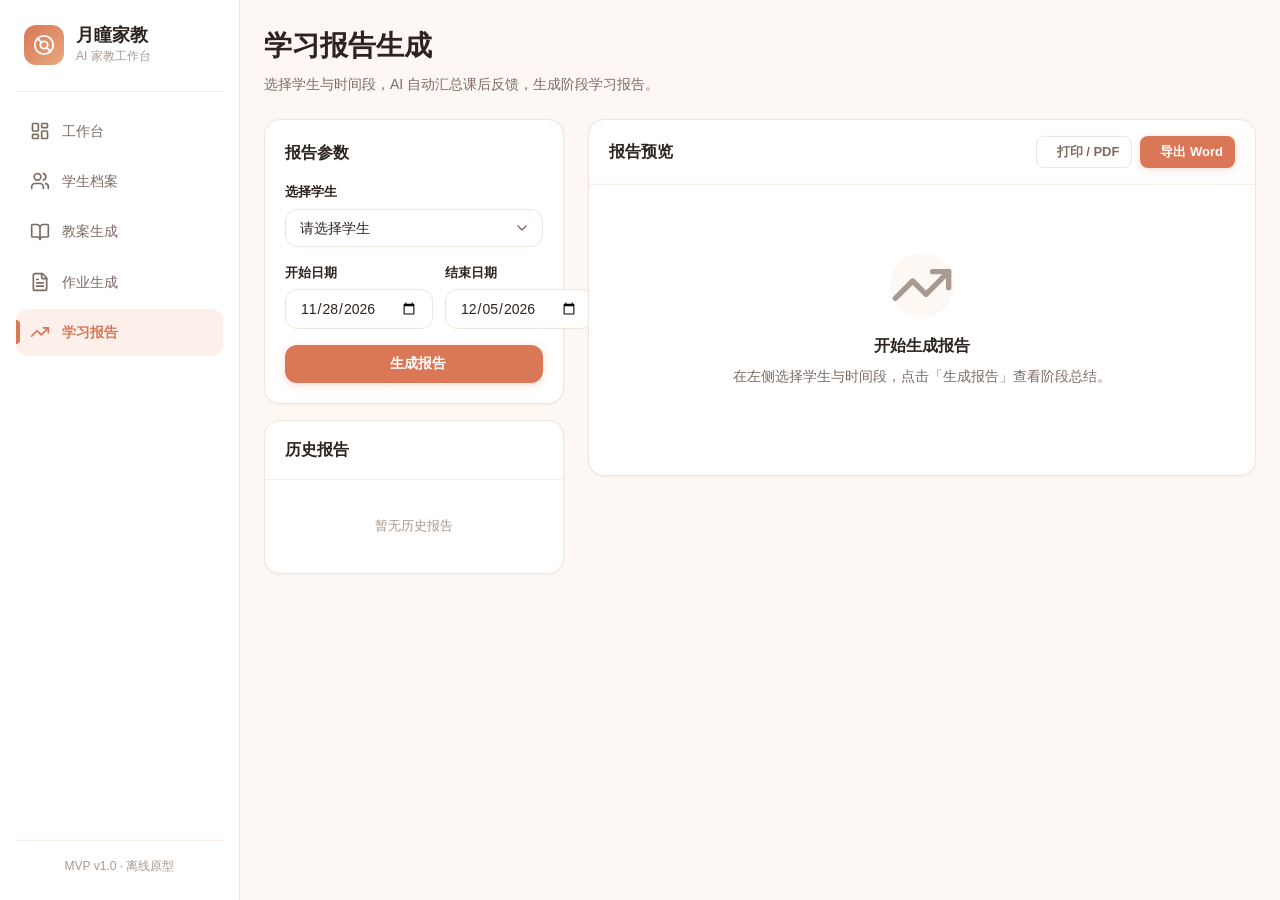
<file: report.html>
<!DOCTYPE html>
<html lang="zh-CN">
<head>
  <meta charset="UTF-8">
  <meta name="viewport" content="width=device-width, initial-scale=1.0, viewport-fit=cover">
  <title>学习报告 · 月瞳家教工作台</title>
  <link rel="stylesheet" href="styles.css">
</head>
<body data-page="report">
  <!-- App Shell: Sidebar -->
  <aside class="app-nav">
    <div class="brand">
      <div class="brand-icon" aria-hidden="true">
        <svg width="22" height="22" viewBox="0 0 24 24" fill="none" stroke="currentColor" stroke-width="2" stroke-linecap="round" stroke-linejoin="round"><circle cx="12" cy="12" r="10"/><circle cx="12" cy="12" r="4"/><path d="m4.93 4.93 4.24 4.24"/><path d="m14.83 14.83 4.24 4.24"/></svg>
      </div>
      <div>
        <div class="brand-title">月瞳家教</div>
        <div class="brand-subtitle">AI 家教工作台</div>
      </div>
    </div>
    <nav class="nav-list" aria-label="主导航">
      <a href="index.html" data-nav="dashboard"><span class="nav-icon" data-icon="layout-dashboard"></span>工作台</a>
      <a href="students.html" data-nav="students"><span class="nav-icon" data-icon="users"></span>学生档案</a>
      <a href="lesson-plan.html" data-nav="lesson-plan"><span class="nav-icon" data-icon="book-open"></span>教案生成</a>
      <a href="homework.html" data-nav="homework"><span class="nav-icon" data-icon="file-text"></span>作业生成</a>
      <a href="report.html" data-nav="report"><span class="nav-icon" data-icon="trending-up"></span>学习报告</a>
    </nav>
    <div class="nav-footer">MVP v1.0 · 离线原型</div>
  </aside>

  <!-- App Shell: Bottom Nav (mobile) -->
  <nav class="bottom-nav" aria-label="底部导航">
    <div class="bottom-nav-inner">
      <a href="index.html" data-nav="dashboard"><span data-icon="layout-dashboard"></span>工作台</a>
      <a href="students.html" data-nav="students"><span data-icon="users"></span>学生</a>
      <a href="lesson-plan.html" data-nav="lesson-plan"><span data-icon="book-open"></span>教案</a>
      <a href="homework.html" data-nav="homework"><span data-icon="file-text"></span>作业</a>
      <a href="report.html" data-nav="report"><span data-icon="trending-up"></span>报告</a>
    </div>
  </nav>

  <main class="app-content">
    <div class="container">
      <header class="page-header animate-fade-up">
        <div>
          <h1 class="page-title">学习报告生成</h1>
          <p class="page-desc">选择学生与时间段，AI 自动汇总课后反馈，生成阶段学习报告。</p>
        </div>
      </header>

      <div class="page-layout sidebar-narrow">
        <aside class="animate-fade-up stagger-1">
          <div class="card">
            <div class="card-body">
              <h2 class="card-title mb-16">报告参数</h2>
              <div class="form-group">
                <label class="form-label" for="rpt-student">选择学生</label>
                <select id="rpt-student" class="select">
                  <option value="">请选择学生</option>
                </select>
              </div>
              <div style="display: grid; grid-template-columns: 1fr 1fr; gap: 12px;">
                <div class="form-group">
                  <label class="form-label" for="rpt-start">开始日期</label>
                  <input type="date" id="rpt-start" class="input">
                </div>
                <div class="form-group">
                  <label class="form-label" for="rpt-end">结束日期</label>
                  <input type="date" id="rpt-end" class="input">
                </div>
              </div>
              <button class="btn btn-primary w-full" id="generate-rpt-btn" onclick="generateReport()">
                <span data-icon="sparkles"></span>生成报告
              </button>
            </div>
          </div>

          <div class="card mt-16">
            <div class="card-header">
              <h2 class="card-title">历史报告</h2>
            </div>
            <div class="card-body" id="report-history">
              <div class="text-muted text-center" style="font-size: 13px; padding: 16px 0;">暂无历史报告</div>
            </div>
          </div>
        </aside>

        <section class="card animate-fade-up stagger-2" id="report-card">
          <div class="card-header">
            <h2 class="card-title" id="report-title">报告预览</h2>
            <div style="display: flex; gap: 8px;">
              <button class="btn btn-ghost btn-sm" onclick="printReport()"><span data-icon="printer"></span>打印 / PDF</button>
              <button class="btn btn-primary btn-sm" onclick="exportWord()"><span data-icon="download"></span>导出 Word</button>
            </div>
          </div>
          <div class="card-body">
            <div id="empty-report">
              <div class="empty-state">
                <div class="empty-icon" data-icon="trending-up"></div>
                <div class="empty-title">开始生成报告</div>
                <div class="empty-desc">在左侧选择学生与时间段，点击「生成报告」查看阶段总结。</div>
              </div>
            </div>

            <div id="loading-report" class="hidden">
              <div class="loading-state">
                <div class="loader"></div>
                <div>AI 正在汇总数据，请稍候...</div>
              </div>
            </div>

            <div id="report-result" class="hidden">
              <div id="printable-report" style="line-height: 1.8; color: var(--text);">
                <div style="text-align: center; margin-bottom: 28px; padding-bottom: 20px; border-bottom: 2px solid var(--primary);">
                  <h2 style="font-size: 24px; margin-bottom: 8px; color: var(--text);">阶段学习报告</h2>
                  <div style="color: var(--text-sub); font-size: 14px;">
                    <span id="rpt-print-student"></span> · <span id="rpt-print-range"></span>
                  </div>
                </div>

                <div style="margin-bottom: 24px;">
                  <h3 style="font-size: 16px; color: var(--primary); margin-bottom: 10px; display: flex; align-items: center; gap: 8px;"><span data-icon="bookmark"></span>学习内容</h3>
                  <div id="rpt-content" style="background: var(--surface-elevated); border-radius: var(--radius-md); padding: 16px; font-size: 14px;"></div>
                </div>

                <div style="margin-bottom: 24px;">
                  <h3 style="font-size: 16px; color: var(--success); margin-bottom: 10px; display: flex; align-items: center; gap: 8px;"><span data-icon="award"></span>进步亮点</h3>
                  <div id="rpt-highlights" style="background: var(--success-soft); border-radius: var(--radius-md); padding: 16px; font-size: 14px;"></div>
                </div>

                <div style="margin-bottom: 24px;">
                  <h3 style="font-size: 16px; color: var(--warning); margin-bottom: 10px; display: flex; align-items: center; gap: 8px;"><span data-icon="target"></span>待提升方向</h3>
                  <div id="rpt-improvements" style="background: var(--warning-soft); border-radius: var(--radius-md); padding: 16px; font-size: 14px;"></div>
                </div>

                <div>
                  <h3 style="font-size: 16px; color: var(--primary); margin-bottom: 10px; display: flex; align-items: center; gap: 8px;"><span data-icon="calendar"></span>下一步计划</h3>
                  <div id="rpt-next" style="background: var(--surface-elevated); border-radius: var(--radius-md); padding: 16px; font-size: 14px;"></div>
                </div>
              </div>
            </div>
          </div>
        </section>
      </div>
    </div>
  </main>

  <script src="mock.js"></script>
  <script src="api.js"></script>
  <script src="app.js"></script>
  <script>
    (function () {
      document.querySelectorAll('[data-icon]').forEach((el) => {
        const name = el.dataset.icon;
        const svg = window.YTIcon(name);
        if (svg) el.innerHTML = svg;
      });

      let currentReport = null;

      function populateStudents() {
        const select = document.getElementById('rpt-student');
        select.innerHTML = '<option value="">请选择学生</option>' +
          window.YTData.DB.students.map((s) => `<option value="${s.id}">${s.name} · ${s.grade}${s.subject}</option>`).join('');
      }

      function setDefaultDates() {
        const end = new Date();
        const start = new Date();
        start.setDate(start.getDate() - 7);
        document.getElementById('rpt-end').value = end.toISOString().slice(0, 10);
        document.getElementById('rpt-start').value = start.toISOString().slice(0, 10);
      }

      function renderHistory() {
        const list = document.getElementById('report-history');
        const reports = window.YTData.DB.reports;
        if (!reports.length) {
          list.innerHTML = '<div class="text-muted text-center" style="font-size: 13px; padding: 16px 0;">暂无历史报告</div>';
          return;
        }
        list.innerHTML = reports.map((r) => `
          <div style="padding: 12px 0; border-bottom: 1px solid var(--divider); cursor: pointer;" onclick="loadReport('${r.id}')">
            <div class="font-medium" style="font-size: 13px; margin-bottom: 4px;">${r.studentName}</div>
            <div class="text-sub" style="font-size: 12px;">${r.startDate} 至 ${r.endDate}</div>
          </div>
        `).join('');
      }

      window.generateReport = async function () {
        const studentId = document.getElementById('rpt-student').value;
        const startDate = document.getElementById('rpt-start').value;
        const endDate = document.getElementById('rpt-end').value;
        if (!studentId || !startDate || !endDate) {
          window.YTToast('请选择学生与时间段', 'error');
          return;
        }
        if (startDate > endDate) {
          window.YTToast('开始日期不能晚于结束日期', 'error');
          return;
        }

        document.getElementById('empty-report').classList.add('hidden');
        document.getElementById('report-result').classList.add('hidden');
        document.getElementById('loading-report').classList.remove('hidden');

        const res = await window.YTApi.generateReport({ studentId, startDate, endDate });
        currentReport = res.data;
        fillReport(currentReport);

        document.getElementById('loading-report').classList.add('hidden');
        document.getElementById('report-result').classList.remove('hidden');
        renderHistory();
      };

      function fillReport(r) {
        document.getElementById('report-title').textContent = `${r.studentName} 的阶段报告`;
        document.getElementById('rpt-print-student').textContent = r.studentName;
        document.getElementById('rpt-print-range').textContent = `${r.startDate} 至 ${r.endDate}`;
        document.getElementById('rpt-content').textContent = r.content;
        document.getElementById('rpt-highlights').textContent = r.highlights;
        document.getElementById('rpt-improvements').textContent = r.improvements;
        document.getElementById('rpt-next').textContent = r.nextPlan;
      }

      window.loadReport = function (id) {
        const r = window.YTData.DB.reports.find((x) => x.id === id);
        if (!r) return;
        currentReport = r;
        document.getElementById('empty-report').classList.add('hidden');
        document.getElementById('loading-report').classList.add('hidden');
        fillReport(r);
        document.getElementById('report-result').classList.remove('hidden');
      };

      window.printReport = function () {
        if (!currentReport) return;
        const printWindow = window.open('', '_blank');
        const html = document.getElementById('printable-report').outerHTML;
        printWindow.document.write(`
          <html><head><meta charset="utf-8"><title>学习报告</title>
          <style>body{font-family:PingFang SC,Microsoft YaHei,sans-serif;line-height:1.8;color:#2D2420;max-width:720px;margin:40px auto;padding:0 20px;}h2{color:#D97757;}h3{color:#2D2420;}</style>
          </head><body>${html}</body></html>
        `);
        printWindow.document.close();
        printWindow.focus();
        setTimeout(() => { printWindow.print(); }, 300);
      };

      window.exportWord = function () {
        if (!currentReport) return;
        const html = `
          <html xmlns:o='urn:schemas-microsoft-com:office:office' xmlns:w='urn:schemas-microsoft-com:office:word' xmlns='http://www.w3.org/TR/REC-html40'>
          <head><meta charset='utf-8'><title>学习报告</title></head>
          <body>
            <h2>${currentReport.studentName} 阶段学习报告</h2>
            <p>时间：${currentReport.startDate} 至 ${currentReport.endDate}</p>
            <h3>学习内容</h3><p>${currentReport.content}</p>
            <h3>进步亮点</h3><p>${currentReport.highlights}</p>
            <h3>待提升方向</h3><p>${currentReport.improvements}</p>
            <h3>下一步计划</h3><p>${currentReport.nextPlan}</p>
          </body></html>
        `;
        window.YTDownload(html, `${currentReport.studentName}_学习报告.doc`, 'application/msword;charset=utf-8');
        window.YTToast('Word 报告已导出');
      };

      populateStudents();
      setDefaultDates();
      renderHistory();
    })();
  </script>
</body>
</html>
</file>
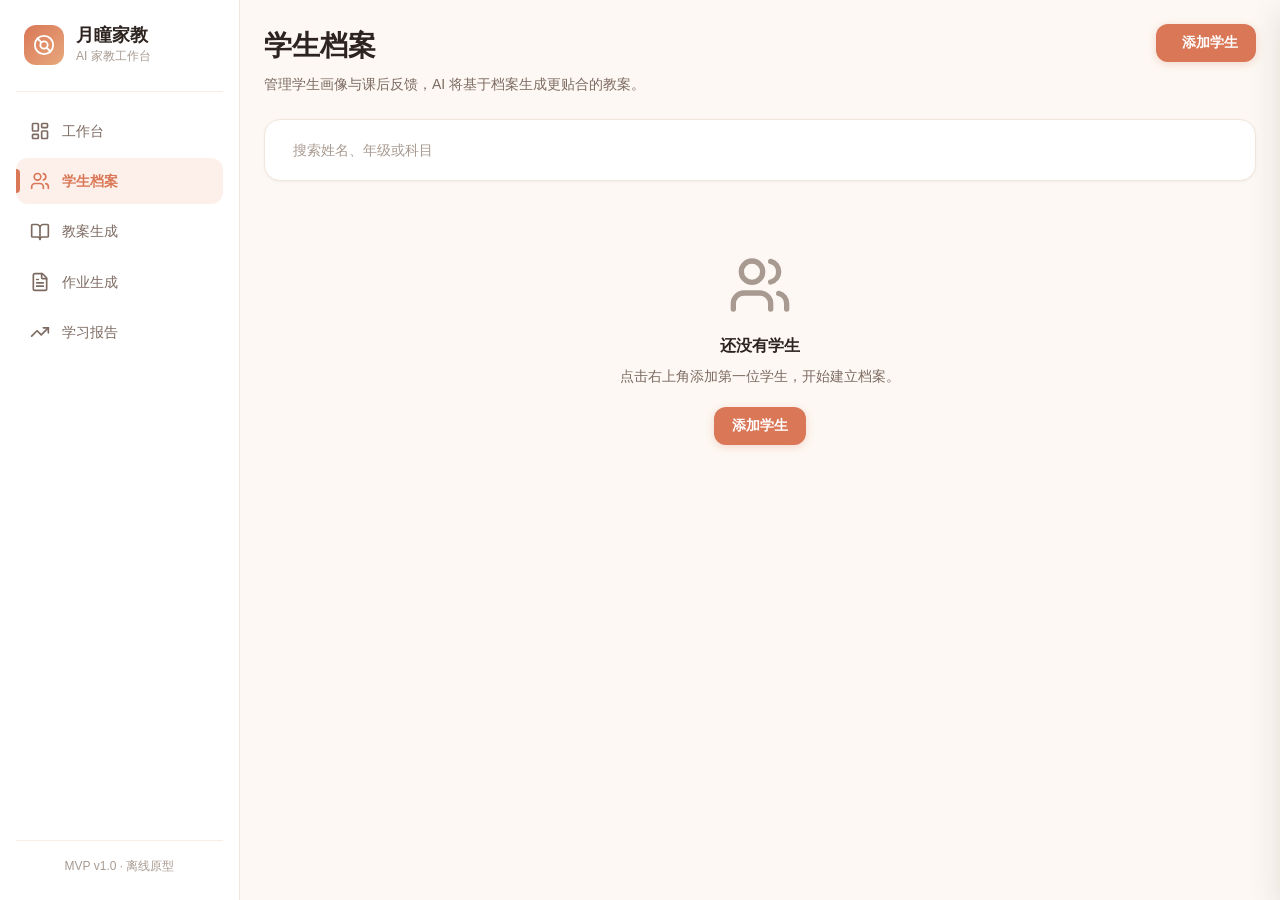
<file: students.html>
<!DOCTYPE html>
<html lang="zh-CN">
<head>
  <meta charset="UTF-8">
  <meta name="viewport" content="width=device-width, initial-scale=1.0, viewport-fit=cover">
  <title>学生档案 · 月瞳家教工作台</title>
  <link rel="stylesheet" href="styles.css">
</head>
<body data-page="students">
  <!-- App Shell: Sidebar -->
  <aside class="app-nav">
    <div class="brand">
      <div class="brand-icon" aria-hidden="true">
        <svg width="22" height="22" viewBox="0 0 24 24" fill="none" stroke="currentColor" stroke-width="2" stroke-linecap="round" stroke-linejoin="round"><circle cx="12" cy="12" r="10"/><circle cx="12" cy="12" r="4"/><path d="m4.93 4.93 4.24 4.24"/><path d="m14.83 14.83 4.24 4.24"/></svg>
      </div>
      <div>
        <div class="brand-title">月瞳家教</div>
        <div class="brand-subtitle">AI 家教工作台</div>
      </div>
    </div>
    <nav class="nav-list" aria-label="主导航">
      <a href="index.html" data-nav="dashboard"><span class="nav-icon" data-icon="layout-dashboard"></span>工作台</a>
      <a href="students.html" data-nav="students"><span class="nav-icon" data-icon="users"></span>学生档案</a>
      <a href="lesson-plan.html" data-nav="lesson-plan"><span class="nav-icon" data-icon="book-open"></span>教案生成</a>
      <a href="homework.html" data-nav="homework"><span class="nav-icon" data-icon="file-text"></span>作业生成</a>
      <a href="report.html" data-nav="report"><span class="nav-icon" data-icon="trending-up"></span>学习报告</a>
    </nav>
    <div class="nav-footer">MVP v1.0 · 离线原型</div>
  </aside>

  <!-- App Shell: Bottom Nav (mobile) -->
  <nav class="bottom-nav" aria-label="底部导航">
    <div class="bottom-nav-inner">
      <a href="index.html" data-nav="dashboard"><span data-icon="layout-dashboard"></span>工作台</a>
      <a href="students.html" data-nav="students"><span data-icon="users"></span>学生</a>
      <a href="lesson-plan.html" data-nav="lesson-plan"><span data-icon="book-open"></span>教案</a>
      <a href="homework.html" data-nav="homework"><span data-icon="file-text"></span>作业</a>
      <a href="report.html" data-nav="report"><span data-icon="trending-up"></span>报告</a>
    </div>
  </nav>

  <main class="app-content">
    <div class="container">
      <header class="page-header animate-fade-up">
        <div>
          <h1 class="page-title">学生档案</h1>
          <p class="page-desc">管理学生画像与课后反馈，AI 将基于档案生成更贴合的教案。</p>
        </div>
        <button class="btn btn-primary" onclick="openStudentDrawer()"><span data-icon="plus"></span>添加学生</button>
      </header>

      <section class="card animate-fade-up stagger-1 mb-24" style="padding: 12px 16px;">
        <div style="display: flex; gap: 12px; align-items: center; flex-wrap: wrap;">
          <span data-icon="search" style="color: var(--text-muted);"></span>
          <input type="text" id="search-input" class="input" placeholder="搜索姓名、年级或科目" style="flex: 1; min-width: 200px; border: none; background: transparent; padding-left: 0;">
        </div>
      </section>

      <section id="students-grid" class="animate-fade-up stagger-2" style="display: grid; grid-template-columns: repeat(auto-fill, minmax(300px, 1fr)); gap: 20px;">
        <!-- Cards injected via JS -->
      </section>

      <section class="empty-state hidden" id="empty-state">
        <div class="empty-icon" data-icon="users"></div>
        <div class="empty-title">还没有学生</div>
        <div class="empty-desc">点击右上角添加第一位学生，开始建立档案。</div>
        <button class="btn btn-primary" onclick="openStudentDrawer()">添加学生</button>
      </section>
    </div>
  </main>

  <!-- Student Drawer -->
  <div class="drawer" id="student-drawer">
    <div class="drawer-header">
      <h2 class="modal-title" id="drawer-title">添加学生</h2>
      <button class="close-btn" onclick="YTDrawer.close('#student-drawer')" aria-label="关闭"><span data-icon="x"></span></button>
    </div>
    <div class="drawer-body">
      <form id="student-form">
        <input type="hidden" id="student-id">
        <div class="form-group">
          <label class="form-label" for="stu-name">姓名</label>
          <input type="text" id="stu-name" class="input" placeholder="例如：林小满" required>
        </div>
        <div style="display: grid; grid-template-columns: 1fr 1fr; gap: 16px;">
          <div class="form-group">
            <label class="form-label" for="stu-grade">年级</label>
            <select id="stu-grade" class="select" required>
              <option value="">请选择</option>
              <option value="小学一年级">小学一年级</option>
              <option value="小学二年级">小学二年级</option>
              <option value="小学三年级">小学三年级</option>
              <option value="小学四年级">小学四年级</option>
              <option value="小学五年级">小学五年级</option>
              <option value="小学六年级">小学六年级</option>
              <option value="初一">初一</option>
              <option value="初二">初二</option>
              <option value="初三">初三</option>
              <option value="高一">高一</option>
              <option value="高二">高二</option>
              <option value="高三">高三</option>
            </select>
          </div>
          <div class="form-group">
            <label class="form-label" for="stu-subject">科目</label>
            <select id="stu-subject" class="select" required>
              <option value="">请选择</option>
              <option value="语文">语文</option>
              <option value="数学">数学</option>
              <option value="英语">英语</option>
              <option value="物理">物理</option>
              <option value="化学">化学</option>
              <option value="其他">其他</option>
            </select>
          </div>
        </div>
        <div class="form-group">
          <label class="form-label" for="stu-weak">薄弱项</label>
          <textarea id="stu-weak" class="textarea" rows="2" placeholder="例如：一元一次方程应用题、几何证明入门"></textarea>
        </div>
        <div class="form-group">
          <label class="form-label" for="stu-habits">学习习惯</label>
          <textarea id="stu-habits" class="textarea" rows="2" placeholder="例如：喜欢先自己思考，遇到卡壳会沉默较长时间"></textarea>
        </div>
        <div class="form-group">
          <label class="form-label" for="stu-personality">性格特点</label>
          <textarea id="stu-personality" class="textarea" rows="2" placeholder="例如：内向但认真，鼓励后更愿意开口"></textarea>
        </div>
        <div class="form-group">
          <label class="form-label" for="stu-expectation">家长期望</label>
          <textarea id="stu-expectation" class="textarea" rows="2" placeholder="例如：希望培养解题思路，期中考试能上80分"></textarea>
        </div>
      </form>

      <div id="feedback-section" class="hidden mt-24">
        <h3 class="section-title"><span data-icon="message-circle"></span>课后反馈</h3>
        <div id="feedback-timeline" style="border-left: 2px solid var(--divider); padding-left: 16px; margin-bottom: 20px;"></div>
        <div class="card" style="background: var(--surface-elevated);">
          <div class="card-body">
            <div class="form-group">
              <label class="form-label" for="fb-content">新增反馈</label>
              <textarea id="fb-content" class="textarea" rows="3" placeholder="记录今日课堂表现、掌握情况、存在的问题..."></textarea>
            </div>
            <div class="form-group">
              <label class="form-label" for="fb-goals">下一步目标</label>
              <input type="text" id="fb-goals" class="input" placeholder="例如：完成5道变式练习">
            </div>
            <button type="button" class="btn btn-secondary" onclick="submitFeedback()">记录反馈</button>
          </div>
        </div>
      </div>
    </div>
    <div class="drawer-footer">
      <button type="button" class="btn btn-ghost" onclick="YTDrawer.close('#student-drawer')">取消</button>
      <button type="button" class="btn btn-primary" onclick="saveStudent()">保存</button>
    </div>
  </div>

  <!-- Delete Confirm Modal -->
  <div class="overlay" id="delete-modal">
    <div class="modal">
      <div class="modal-header">
        <h2 class="modal-title">确认删除</h2>
        <button class="close-btn" onclick="YTModal.close('#delete-modal')" aria-label="关闭"><span data-icon="x"></span></button>
      </div>
      <div class="modal-body">
        <p class="text-sub">删除后，该学生档案、反馈记录将无法恢复。是否继续？</p>
      </div>
      <div class="modal-footer">
        <button class="btn btn-ghost" onclick="YTModal.close('#delete-modal')">取消</button>
        <button class="btn btn-danger" id="confirm-delete-btn">删除</button>
      </div>
    </div>
  </div>

  <script src="mock.js"></script>
  <script src="api.js"></script>
  <script src="app.js"></script>
  <script>
    (function () {
      // Render icons
      document.querySelectorAll('[data-icon]').forEach((el) => {
        const name = el.dataset.icon;
        const svg = window.YTIcon(name);
        if (svg) el.innerHTML = svg;
      });

      let deleteTargetId = null;
      let currentStudentId = null;

      function renderStudents(filter = "") {
        const grid = document.getElementById('students-grid');
        const empty = document.getElementById('empty-state');
        const students = window.YTData.DB.students.filter((s) =>
          s.name.includes(filter) || s.grade.includes(filter) || s.subject.includes(filter)
        );

        if (!students.length) {
          grid.innerHTML = '';
          empty.classList.remove('hidden');
          return;
        }
        empty.classList.add('hidden');

        grid.innerHTML = students.map((s) => `
          <div class="card card-hover" style="display: flex; flex-direction: column;">
            <div class="card-body" style="flex: 1;">
              <div style="display: flex; justify-content: space-between; align-items: flex-start; margin-bottom: 12px;">
                <div style="display: flex; align-items: center; gap: 12px;">
                  <div style="width: 44px; height: 44px; border-radius: 50%; background: var(--primary-soft); color: var(--primary); display: flex; align-items: center; justify-content: center; font-weight: 700; font-size: 16px;">${s.name.slice(0, 1)}</div>
                  <div>
                    <div class="font-semibold" style="font-size: 16px;">${s.name}</div>
                    <div class="text-sub" style="font-size: 12px;">${s.grade} · ${s.subject}</div>
                  </div>
                </div>
                <span class="tag tag-primary">${s.feedbacks.length} 条反馈</span>
              </div>
              <div style="margin-bottom: 10px;">
                <div class="text-muted" style="font-size: 12px; margin-bottom: 4px;">薄弱项</div>
                <div style="font-size: 13px; color: var(--text); display: -webkit-box; -webkit-line-clamp: 2; -webkit-box-orient: vertical; overflow: hidden;">${s.weakPoints || '暂无'}</div>
              </div>
              <div>
                <div class="text-muted" style="font-size: 12px; margin-bottom: 4px;">家长期望</div>
                <div style="font-size: 13px; color: var(--text); display: -webkit-box; -webkit-line-clamp: 2; -webkit-box-orient: vertical; overflow: hidden;">${s.parentExpectation || '暂无'}</div>
              </div>
            </div>
            <div style="padding: 12px 20px; border-top: 1px solid var(--divider); display: flex; gap: 8px;">
              <button class="btn btn-ghost btn-sm" style="flex: 1;" onclick="editStudent('${s.id}')">编辑</button>
              <button class="btn btn-secondary btn-sm" style="flex: 1;" onclick="editStudent('${s.id}', true)">反馈</button>
              <button class="btn btn-danger btn-sm" onclick="confirmDelete('${s.id}')">删除</button>
            </div>
          </div>
        `).join('');
      }

      window.openStudentDrawer = function () {
        currentStudentId = null;
        document.getElementById('drawer-title').textContent = '添加学生';
        document.getElementById('student-form').reset();
        document.getElementById('student-id').value = '';
        document.getElementById('feedback-section').classList.add('hidden');
        window.YTDrawer.open('#student-drawer');
      };

      window.editStudent = function (id, focusFeedback = false) {
        const s = window.YTData.DB.students.find((x) => x.id === id);
        if (!s) return;
        currentStudentId = id;
        document.getElementById('drawer-title').textContent = '编辑学生';
        document.getElementById('student-id').value = s.id;
        document.getElementById('stu-name').value = s.name;
        document.getElementById('stu-grade').value = s.grade;
        document.getElementById('stu-subject').value = s.subject;
        document.getElementById('stu-weak').value = s.weakPoints || '';
        document.getElementById('stu-habits').value = s.habits || '';
        document.getElementById('stu-personality').value = s.personality || '';
        document.getElementById('stu-expectation').value = s.parentExpectation || '';
        renderFeedbackTimeline(s);
        document.getElementById('feedback-section').classList.remove('hidden');
        window.YTDrawer.open('#student-drawer');
        if (focusFeedback) {
          setTimeout(() => document.getElementById('fb-content').focus(), 100);
        }
      };

      function renderFeedbackTimeline(s) {
        const container = document.getElementById('feedback-timeline');
        if (!s.feedbacks.length) {
          container.innerHTML = '<div class="text-muted" style="font-size: 13px;">暂无反馈记录</div>';
          return;
        }
        container.innerHTML = s.feedbacks.map((f) => `
          <div style="position: relative; margin-bottom: 16px;">
            <div style="position: absolute; left: -21px; top: 4px; width: 10px; height: 10px; border-radius: 50%; background: var(--primary); border: 2px solid var(--surface);"></div>
            <div class="font-medium" style="font-size: 13px; margin-bottom: 4px;">${f.date}</div>
            <div style="font-size: 13px; color: var(--text); margin-bottom: 4px;">${f.content}</div>
            <div style="font-size: 12px; color: var(--text-sub);">下一步：${f.nextGoals}</div>
          </div>
        `).join('');
      }

      window.saveStudent = async function () {
        const name = document.getElementById('stu-name').value.trim();
        const grade = document.getElementById('stu-grade').value;
        const subject = document.getElementById('stu-subject').value;
        if (!name || !grade || !subject) {
          window.YTToast('请填写姓名、年级和科目', 'error');
          return;
        }
        const payload = {
          name,
          grade,
          subject,
          weakPoints: document.getElementById('stu-weak').value.trim(),
          habits: document.getElementById('stu-habits').value.trim(),
          personality: document.getElementById('stu-personality').value.trim(),
          parentExpectation: document.getElementById('stu-expectation').value.trim()
        };
        if (currentStudentId) {
          await window.YTApi.updateStudent(currentStudentId, payload);
          window.YTToast('学生信息已更新');
        } else {
          await window.YTApi.createStudent(payload);
          window.YTToast('学生已添加');
        }
        window.YTDrawer.close('#student-drawer');
        renderStudents(document.getElementById('search-input').value);
      };

      window.confirmDelete = function (id) {
        deleteTargetId = id;
        window.YTModal.open('#delete-modal');
      };

      document.getElementById('confirm-delete-btn').addEventListener('click', async () => {
        if (!deleteTargetId) return;
        await window.YTApi.deleteStudent(deleteTargetId);
        window.YTModal.close('#delete-modal');
        window.YTToast('学生已删除');
        renderStudents(document.getElementById('search-input').value);
        deleteTargetId = null;
      });

      window.submitFeedback = async function () {
        const content = document.getElementById('fb-content').value.trim();
        if (!content) {
          window.YTToast('请填写反馈内容', 'error');
          return;
        }
        await window.YTApi.addFeedback(currentStudentId, {
          content,
          nextGoals: document.getElementById('fb-goals').value.trim() || '继续巩固本周内容'
        });
        document.getElementById('fb-content').value = '';
        document.getElementById('fb-goals').value = '';
        const s = window.YTData.DB.students.find((x) => x.id === currentStudentId);
        renderFeedbackTimeline(s);
        window.YTToast('反馈已记录');
        renderStudents(document.getElementById('search-input').value);
      };

      document.getElementById('search-input').addEventListener('input', (e) => {
        renderStudents(e.target.value);
      });

      renderStudents();
    })();
  </script>
</body>
</html>
</file>
<file: styles.css>
:root {
  --primary: #D97757;
  --primary-hover: #C25E3A;
  --primary-soft: #FDF0EB;
  --secondary: #E8A87C;
  --bg: #FDF8F3;
  --surface: #FFFFFF;
  --surface-elevated: #FFFBF8;
  --border: #F0E6DC;
  --divider: #F5EDE6;
  --text: #2D2420;
  --text-sub: #7D6B62;
  --text-muted: #A89A90;
  --success: #6B9E75;
  --success-soft: #E8F5EA;
  --warning: #E5A853;
  --warning-soft: #FDF3E0;
  --danger: #D15A5A;
  --danger-soft: #FCEAEA;

  --radius-sm: 8px;
  --radius-md: 12px;
  --radius-lg: 16px;
  --radius-xl: 24px;

  --shadow-sm: 0 1px 3px rgba(45, 36, 32, 0.05);
  --shadow-md: 0 4px 14px rgba(45, 36, 32, 0.08);
  --shadow-lg: 0 12px 32px rgba(45, 36, 32, 0.12);

  --sidebar-w: 240px;
  --bottom-nav-h: 64px;
  --max-content: 1200px;
  --gutter: 24px;

  --font-sans: "PingFang SC", "Microsoft YaHei", "Noto Sans SC", sans-serif;
  --font-mono: "SFMono-Regular", "Menlo", "Consolas", monospace;
}

* { box-sizing: border-box; }

html, body {
  margin: 0;
  padding: 0;
  font-family: var(--font-sans);
  background: var(--bg);
  color: var(--text);
  font-size: 14px;
  line-height: 1.6;
  min-height: 100vh;
  -webkit-font-smoothing: antialiased;
}

body {
  overflow-x: hidden;
}

h1, h2, h3, h4, h5, p { margin: 0; }

a { color: inherit; text-decoration: none; }

button, input, select, textarea {
  font-family: inherit;
  font-size: inherit;
  color: inherit;
}

button { cursor: pointer; border: none; background: none; }

ul, ol { margin: 0; padding: 0; list-style: none; }

img { max-width: 100%; display: block; }

/* App Shell */
.app-nav {
  position: fixed;
  inset: 0 auto 0 0;
  width: var(--sidebar-w);
  background: var(--surface);
  border-right: 1px solid var(--border);
  display: flex;
  flex-direction: column;
  padding: 24px 16px;
  z-index: 100;
}

.brand {
  display: flex;
  align-items: center;
  gap: 12px;
  padding: 0 8px 24px;
  border-bottom: 1px solid var(--divider);
  margin-bottom: 16px;
}

.brand-icon {
  width: 40px;
  height: 40px;
  border-radius: var(--radius-md);
  background: linear-gradient(135deg, var(--primary), var(--secondary));
  display: flex;
  align-items: center;
  justify-content: center;
  color: #fff;
  flex-shrink: 0;
}

.brand-title {
  font-size: 18px;
  font-weight: 700;
  color: var(--text);
  line-height: 1.3;
}

.brand-subtitle {
  font-size: 12px;
  color: var(--text-muted);
}

.nav-list { display: flex; flex-direction: column; gap: 4px; flex: 1; }

.nav-list a {
  display: flex;
  align-items: center;
  gap: 12px;
  padding: 12px 14px;
  border-radius: var(--radius-md);
  color: var(--text-sub);
  transition: all 0.2s ease;
  position: relative;
}

.nav-list a:hover {
  background: var(--bg);
  color: var(--text);
}

.nav-list a.active {
  background: var(--primary-soft);
  color: var(--primary);
  font-weight: 600;
}

.nav-list a.active::before {
  content: "";
  position: absolute;
  left: 0;
  top: 50%;
  transform: translateY(-50%);
  width: 4px;
  height: 24px;
  background: var(--primary);
  border-radius: 0 4px 4px 0;
}

.nav-icon { width: 20px; height: 20px; stroke-width: 2; }

.nav-footer {
  padding: 16px 8px 0;
  border-top: 1px solid var(--divider);
  font-size: 12px;
  color: var(--text-muted);
  text-align: center;
}

.app-content {
  margin-left: var(--sidebar-w);
  min-height: 100vh;
  padding: 24px var(--gutter) 48px;
  position: relative;
}

.bottom-nav {
  display: none;
  position: fixed;
  left: 0;
  right: 0;
  bottom: 0;
  height: calc(var(--bottom-nav-h) + env(safe-area-inset-bottom, 0px));
  padding-bottom: env(safe-area-inset-bottom, 0px);
  background: var(--surface);
  border-top: 1px solid var(--border);
  z-index: 100;
}

.bottom-nav-inner {
  display: flex;
  align-items: center;
  justify-content: space-around;
  height: var(--bottom-nav-h);
}

.bottom-nav a {
  display: flex;
  flex-direction: column;
  align-items: center;
  justify-content: center;
  gap: 4px;
  flex: 1;
  height: 100%;
  color: var(--text-muted);
  font-size: 11px;
  transition: all 0.2s ease;
}

.bottom-nav a.active { color: var(--primary); }

.bottom-nav svg { width: 22px; height: 22px; stroke-width: 2; }

/* Page background texture */
.app-content::before {
  content: "";
  position: fixed;
  top: -20%;
  right: -10%;
  width: 60vw;
  height: 60vw;
  background: radial-gradient(circle, rgba(232, 168, 124, 0.12) 0%, transparent 60%);
  pointer-events: none;
  z-index: -1;
}

.app-content::after {
  content: "";
  position: fixed;
  bottom: -10%;
  left: -5%;
  width: 50vw;
  height: 50vw;
  background: radial-gradient(circle, rgba(217, 119, 87, 0.08) 0%, transparent 55%);
  pointer-events: none;
  z-index: -1;
}

/* Layout utilities */
.container { max-width: var(--max-content); margin: 0 auto; }

.page-header {
  display: flex;
  align-items: flex-start;
  justify-content: space-between;
  gap: 16px;
  margin-bottom: 24px;
}

.page-title { font-size: 28px; font-weight: 700; color: var(--text); }
.page-desc { font-size: 14px; color: var(--text-sub); margin-top: 4px; }

.section-title {
  font-size: 18px;
  font-weight: 600;
  margin-bottom: 16px;
  display: flex;
  align-items: center;
  gap: 8px;
}

/* Buttons */
.btn {
  display: inline-flex;
  align-items: center;
  justify-content: center;
  gap: 8px;
  padding: 10px 18px;
  border-radius: var(--radius-md);
  font-size: 14px;
  font-weight: 600;
  transition: all 0.2s ease;
  white-space: nowrap;
}

.btn-primary {
  background: var(--primary);
  color: #fff;
  box-shadow: 0 2px 8px rgba(217, 119, 87, 0.25);
}

.btn-primary:hover { background: var(--primary-hover); transform: translateY(-1px); }
.btn-primary:active { transform: translateY(0); }

.btn-secondary {
  background: var(--primary-soft);
  color: var(--primary);
}

.btn-secondary:hover { background: #F9E4DC; }

.btn-ghost {
  background: transparent;
  color: var(--text-sub);
  border: 1px solid var(--border);
}

.btn-ghost:hover { background: var(--bg); color: var(--text); }

.btn-danger {
  background: var(--danger-soft);
  color: var(--danger);
}

.btn-danger:hover { background: #F8DEDE; }

.btn-sm { padding: 6px 12px; font-size: 13px; border-radius: var(--radius-sm); }
.btn-lg { padding: 14px 24px; font-size: 16px; }

.btn:disabled {
  opacity: 0.5;
  cursor: not-allowed;
  transform: none !important;
}

/* Inputs */
.input, .select, .textarea {
  width: 100%;
  padding: 10px 14px;
  border: 1px solid var(--border);
  border-radius: var(--radius-md);
  background: var(--surface);
  color: var(--text);
  outline: none;
  transition: all 0.2s ease;
}

.input:focus, .select:focus, .textarea:focus {
  border-color: var(--primary);
  box-shadow: 0 0 0 3px rgba(217, 119, 87, 0.12);
}

.input::placeholder, .textarea::placeholder { color: var(--text-muted); }

.select { appearance: none; background-image: url("data:image/svg+xml,%3Csvg xmlns='http://www.w3.org/2000/svg' width='16' height='16' viewBox='0 0 24 24' fill='none' stroke='%237D6B62' stroke-width='2' stroke-linecap='round' stroke-linejoin='round'%3E%3Cpath d='m6 9 6 6 6-6'/%3E%3C/svg%3E"); background-repeat: no-repeat; background-position: right 12px center; padding-right: 36px; }

.textarea { min-height: 100px; resize: vertical; }

.form-label {
  display: block;
  font-size: 13px;
  font-weight: 600;
  color: var(--text);
  margin-bottom: 6px;
}

.form-hint {
  font-size: 12px;
  color: var(--text-muted);
  margin-top: 4px;
}

.form-group { margin-bottom: 16px; }

/* Cards */
.card {
  background: var(--surface);
  border: 1px solid var(--border);
  border-radius: var(--radius-lg);
  box-shadow: var(--shadow-sm);
  transition: all 0.2s ease;
}

.card-hover:hover {
  transform: translateY(-2px);
  box-shadow: var(--shadow-md);
}

.card-body { padding: 20px; }
.card-header {
  padding: 16px 20px;
  border-bottom: 1px solid var(--divider);
  display: flex;
  align-items: center;
  justify-content: space-between;
  gap: 12px;
}

.card-title { font-size: 16px; font-weight: 600; }

/* Stats */
.stat-grid {
  display: grid;
  grid-template-columns: repeat(4, 1fr);
  gap: 16px;
  margin-bottom: 24px;
}

.stat-card { padding: 20px; }
.stat-label { font-size: 13px; color: var(--text-sub); margin-bottom: 6px; }
.stat-value { font-size: 30px; font-weight: 700; color: var(--text); }
.stat-delta {
  font-size: 12px;
  color: var(--success);
  margin-top: 6px;
  display: flex;
  align-items: center;
  gap: 4px;
}

.stat-card-clickable {
  display: block;
  cursor: pointer;
  text-decoration: none;
}

.stat-card-clickable:hover {
  transform: translateY(-2px);
  box-shadow: var(--shadow-md);
  border-color: var(--secondary);
}

.stat-card-clickable .stat-label { color: var(--text-sub); }
.stat-card-clickable .stat-value { color: var(--text); }
.stat-card-clickable .stat-delta { color: var(--primary); }

/* Page layout with sidebar (used by lesson-plan, homework, report) */
.page-layout {
  display: grid;
  grid-template-columns: 320px 1fr;
  gap: 24px;
  align-items: start;
}

.page-layout.sidebar-narrow {
  grid-template-columns: 300px 1fr;
}

@media (max-width: 768px) {
  .page-layout,
  .page-layout.sidebar-narrow {
    grid-template-columns: 1fr;
  }
}

/* Tags */
.tag {
  display: inline-flex;
  align-items: center;
  padding: 4px 10px;
  border-radius: 999px;
  font-size: 12px;
  font-weight: 600;
}

.tag-primary { background: var(--primary-soft); color: var(--primary); }
.tag-secondary { background: var(--bg); color: var(--text-sub); }
.tag-success { background: var(--success-soft); color: var(--success); }
.tag-warning { background: var(--warning-soft); color: var(--warning); }
.tag-danger { background: var(--danger-soft); color: var(--danger); }

/* Tables */
.table-wrap { overflow-x: auto; }
.table { width: 100%; border-collapse: collapse; }
.table th, .table td { padding: 14px 16px; text-align: left; border-bottom: 1px solid var(--divider); }
.table th { font-size: 12px; font-weight: 600; color: var(--text-muted); text-transform: uppercase; letter-spacing: 0.5px; }
.table tbody tr:hover { background: var(--surface-elevated); }

/* Modal / Drawer overlay */
.overlay {
  position: fixed;
  inset: 0;
  background: rgba(45, 36, 32, 0.45);
  z-index: 200;
  display: none;
  align-items: center;
  justify-content: center;
  padding: 16px;
  opacity: 0;
  transition: opacity 0.25s ease;
}

.overlay.open { display: flex; opacity: 1; }

.modal {
  background: var(--surface);
  border-radius: var(--radius-xl);
  width: 100%;
  max-width: 560px;
  max-height: 90vh;
  overflow: hidden;
  box-shadow: var(--shadow-lg);
  transform: translateY(12px);
  transition: transform 0.25s ease;
  display: flex;
  flex-direction: column;
}

.overlay.open .modal { transform: translateY(0); }

.modal-header {
  padding: 20px 24px;
  border-bottom: 1px solid var(--divider);
  display: flex;
  align-items: center;
  justify-content: space-between;
}

.modal-title { font-size: 18px; font-weight: 600; display: flex; align-items: center; gap: 8px; }
.modal-title svg { width: 20px; height: 20px; flex-shrink: 0; }

.modal-body { padding: 24px; overflow-y: auto; flex: 1 1 auto; min-height: 0; }

.modal-footer {
  padding: 16px 24px;
  border-top: 1px solid var(--divider);
  display: flex;
  justify-content: flex-end;
  gap: 10px;
}

.drawer {
  position: fixed;
  top: 0;
  right: 0;
  bottom: 0;
  width: 100%;
  max-width: 520px;
  background: var(--surface);
  box-shadow: var(--shadow-lg);
  z-index: 210;
  transform: translateX(100%);
  transition: transform 0.3s ease;
  display: flex;
  flex-direction: column;
}

.drawer.open { transform: translateX(0); }

.drawer-header {
  padding: 20px 24px;
  border-bottom: 1px solid var(--divider);
  display: flex;
  align-items: center;
  justify-content: space-between;
}

.drawer-body { flex: 1; overflow-y: auto; padding: 24px; }

.drawer-footer {
  padding: 16px 24px;
  border-top: 1px solid var(--divider);
  display: flex;
  justify-content: flex-end;
  gap: 10px;
}

.close-btn {
  width: 32px;
  height: 32px;
  border-radius: var(--radius-md);
  display: flex;
  align-items: center;
  justify-content: center;
  color: var(--text-sub);
}

.close-btn:hover { background: var(--bg); color: var(--text); }

/* Empty state */
.empty-state {
  text-align: center;
  padding: 48px 24px;
  color: var(--text-sub);
}

.empty-icon {
  width: 64px;
  height: 64px;
  margin: 0 auto 16px;
  background: var(--bg);
  border-radius: 50%;
  display: flex;
  align-items: center;
  justify-content: center;
  color: var(--text-muted);
}

.empty-title { font-size: 16px; font-weight: 600; color: var(--text); margin-bottom: 6px; }
.empty-desc { font-size: 14px; margin-bottom: 20px; }

/* Toast */
.toast-container {
  position: fixed;
  top: 20px;
  left: 50%;
  transform: translateX(-50%);
  z-index: 300;
  display: flex;
  flex-direction: column;
  gap: 10px;
  pointer-events: none;
}

.toast {
  background: var(--surface);
  border: 1px solid var(--border);
  border-radius: var(--radius-md);
  padding: 12px 18px;
  box-shadow: var(--shadow-md);
  display: flex;
  align-items: center;
  gap: 10px;
  font-size: 14px;
  color: var(--text);
  pointer-events: auto;
  animation: toastIn 0.3s ease;
}

.toast.success { border-left: 4px solid var(--success); }
.toast.error { border-left: 4px solid var(--danger); }

@keyframes toastIn {
  from { opacity: 0; transform: translateY(-10px); }
  to { opacity: 1; transform: translateY(0); }
}

/* Loader */
.loader {
  width: 20px;
  height: 20px;
  border: 2px solid var(--border);
  border-top-color: var(--primary);
  border-radius: 50%;
  animation: spin 0.8s linear infinite;
}

@keyframes spin { to { transform: rotate(360deg); } }

.loading-state {
  display: flex;
  flex-direction: column;
  align-items: center;
  justify-content: center;
  padding: 48px;
  color: var(--text-sub);
  gap: 12px;
}

.loading-state .loader { width: 32px; height: 32px; }

/* Skeleton */
.skeleton {
  background: linear-gradient(90deg, var(--divider) 25%, var(--bg) 50%, var(--divider) 75%);
  background-size: 200% 100%;
  border-radius: var(--radius-md);
  animation: shimmer 1.5s infinite;
}

@keyframes shimmer {
  0% { background-position: 200% 0; }
  100% { background-position: -200% 0; }
}

/* Page animations */
.animate-fade-up {
  animation: fadeUp 0.5s ease forwards;
  opacity: 0;
}

@keyframes fadeUp {
  from { opacity: 0; transform: translateY(12px); }
  to { opacity: 1; transform: translateY(0); }
}

.stagger-1 { animation-delay: 0.05s; }
.stagger-2 { animation-delay: 0.1s; }
.stagger-3 { animation-delay: 0.15s; }
.stagger-4 { animation-delay: 0.2s; }
.stagger-5 { animation-delay: 0.25s; }

/* Utility */
.flex { display: flex; }
.flex-col { flex-direction: column; }
.items-center { align-items: center; }
.justify-between { justify-content: space-between; }
.gap-4 { gap: 4px; }
.gap-8 { gap: 8px; }
.gap-12 { gap: 12px; }
.gap-16 { gap: 16px; }
.gap-24 { gap: 24px; }
.mt-8 { margin-top: 8px; }
.mt-16 { margin-top: 16px; }
.mt-24 { margin-top: 24px; }
.mb-16 { margin-bottom: 16px; }
.mb-24 { margin-bottom: 24px; }
.w-full { width: 100%; }
.text-center { text-align: center; }
.text-muted { color: var(--text-muted); }
.text-sub { color: var(--text-sub); }
.text-primary { color: var(--primary); }
.font-medium { font-weight: 500; }
.font-semibold { font-weight: 600; }
.hidden { display: none !important; }

/* Responsive */
@media (max-width: 1024px) {
  .stat-grid { grid-template-columns: repeat(2, 1fr); }
}

@media (max-width: 768px) {
  .app-nav { display: none; }
  .app-content { margin-left: 0; margin-bottom: calc(var(--bottom-nav-h) + 16px); padding: 16px; }
  .bottom-nav { display: block; }
  .page-title { font-size: 22px; }
  .stat-grid { grid-template-columns: repeat(2, 1fr); gap: 12px; }
  .stat-card { padding: 16px; }
  .stat-value { font-size: 24px; }
  .page-header { flex-direction: column; }
  .drawer { max-width: 100%; }
}

@media (max-width: 480px) {
  .stat-grid { grid-template-columns: 1fr; }
  .btn { padding: 8px 14px; }
  .modal { max-height: 95vh; border-radius: var(--radius-lg); }
  .modal-header { padding: 16px 18px; }
  .modal-body { padding: 16px 18px; font-size: 14px; }
  .modal-footer { padding: 12px 18px; }
  .modal-title { font-size: 16px; }
  .modal-title svg { width: 18px; height: 18px; }
  .overlay { padding: 10px; align-items: flex-end; }
}
</file>
